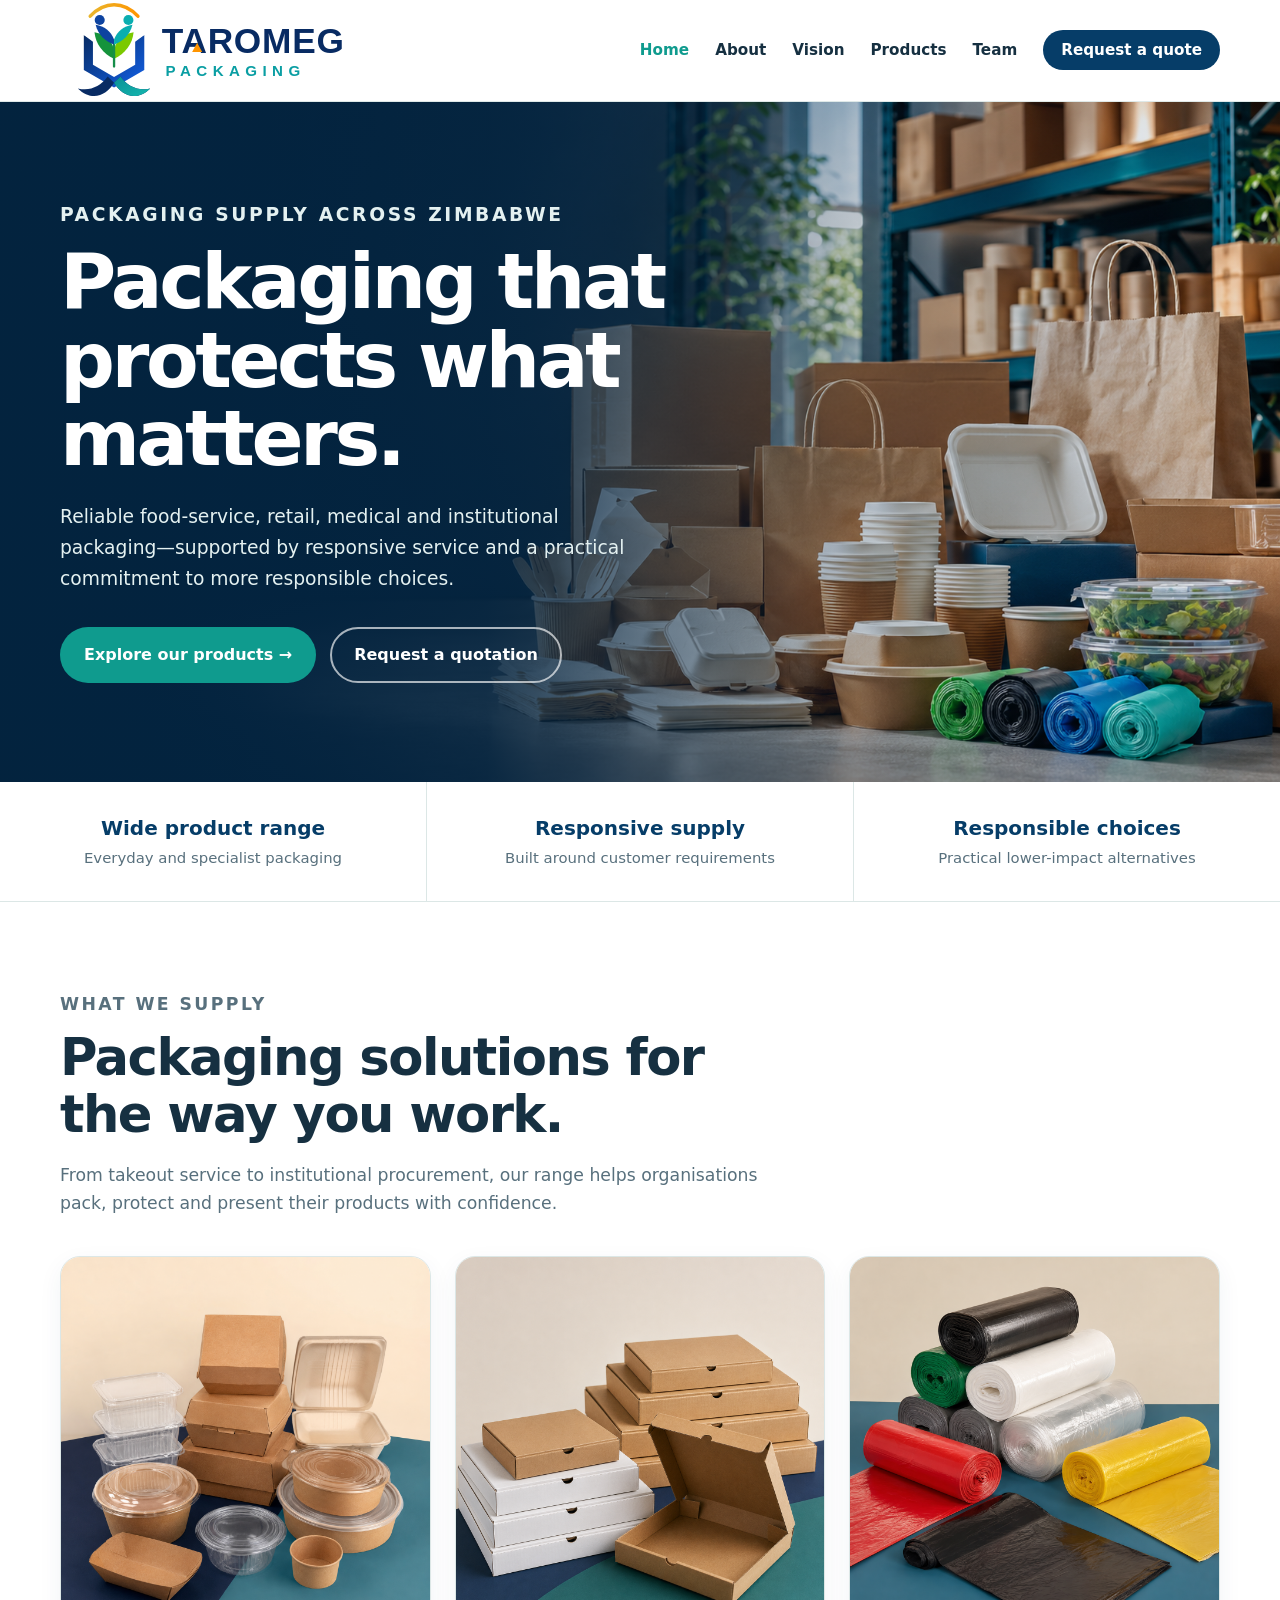
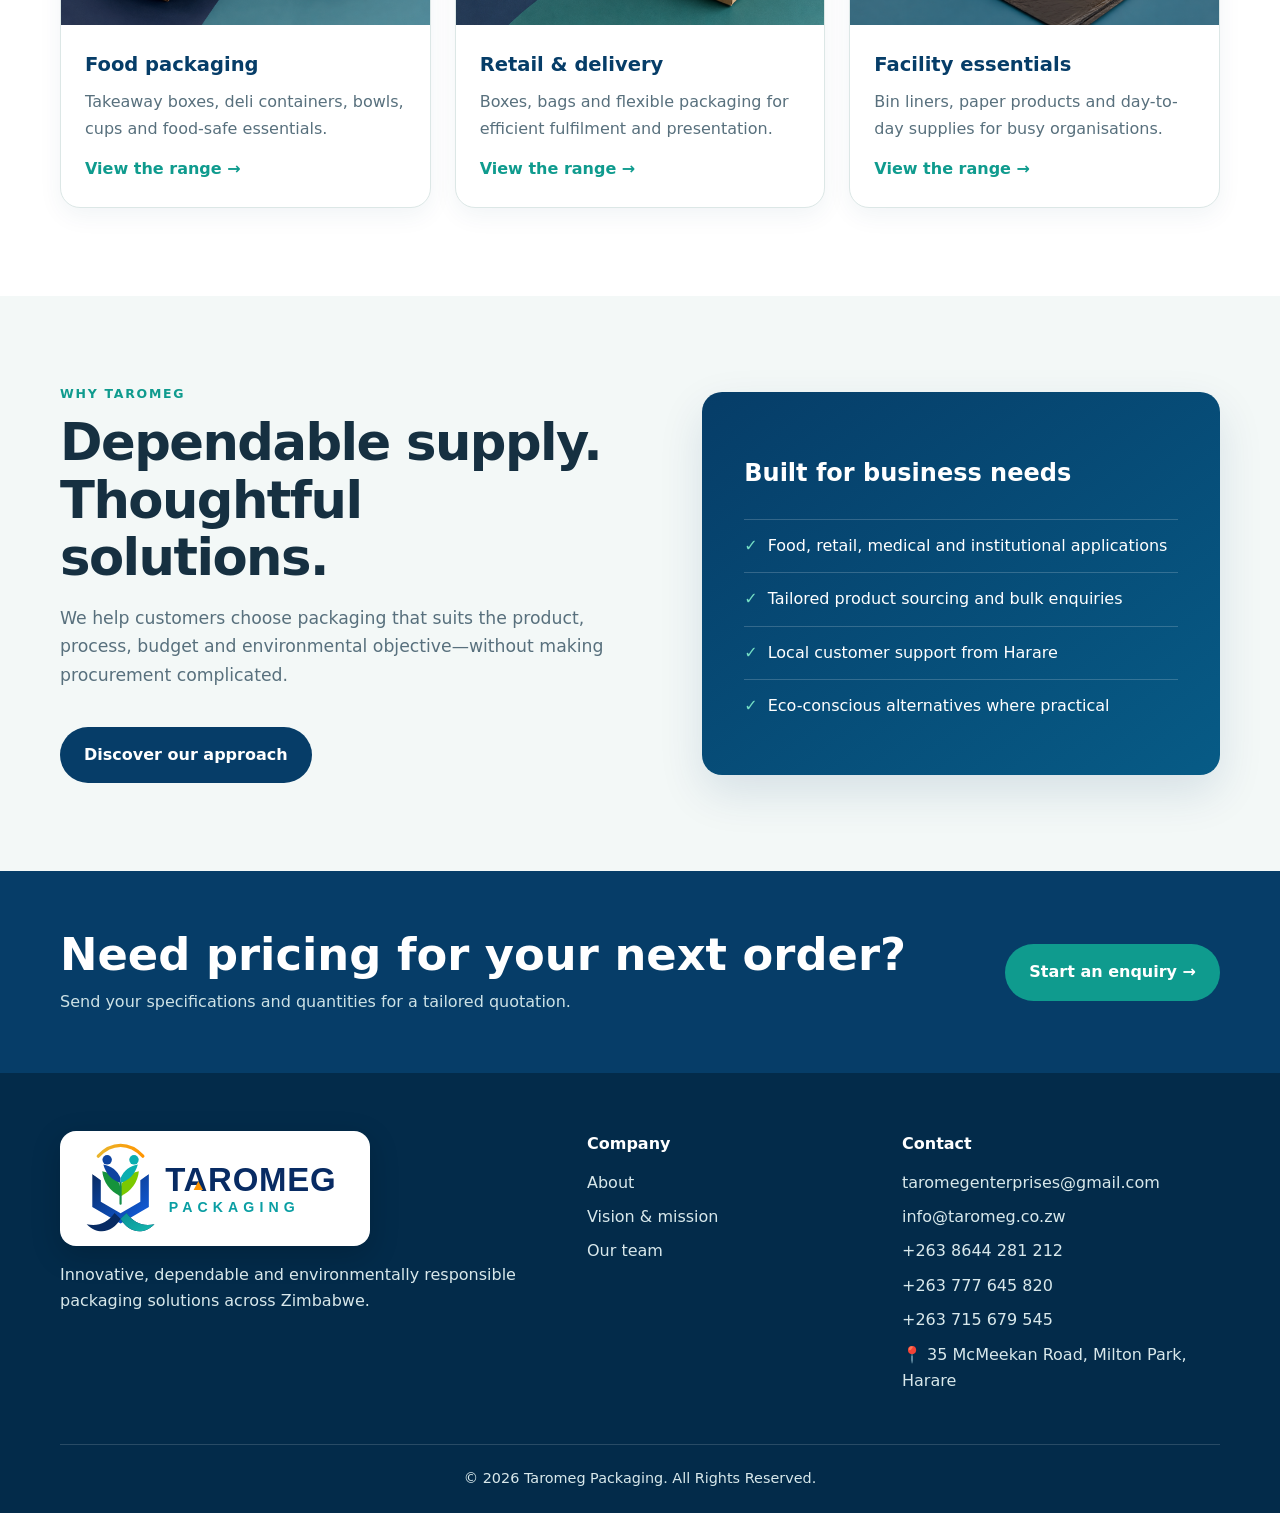
<file: index.html>
<!doctype html><html lang="en"><head><meta charset="utf-8"><meta name="viewport" content="width=device-width,initial-scale=1"><meta name="description" content="Taromeg Packaging supplies dependable food, retail, medical and institutional packaging across Zimbabwe."><title>Taromeg Packaging | Sustainable Packaging Solutions Zimbabwe</title><link rel="icon" href="logo.svg"><link rel="stylesheet" href="style.css"></head><body>
<a class="skip-link" href="#main">Skip to content</a><header class="site-header"><div class="container nav-wrap"><a class="brand" href="index.html"><img src="logo.svg" alt="Taromeg Packaging"></a><button class="menu-toggle" aria-expanded="false" aria-label="Open navigation">☰</button><nav aria-label="Main navigation"><ul class="nav-list"><li><a aria-current="page" href="index.html">Home</a></li><li><a href="about.html">About</a></li><li><a href="vision.html">Vision</a></li><li><a href="products.html">Products</a></li><li><a href="team.html">Team</a></li><li><a class="nav-cta" href="contact.html">Request a quote</a></li></ul></nav></div></header>
<main id="main"><section class="hero"><div class="container"><div class="hero-content"><p class="eyebrow">Packaging supply across Zimbabwe</p><h1>Packaging that protects what matters.</h1><p>Reliable food-service, retail, medical and institutional packaging—supported by responsive service and a practical commitment to more responsible choices.</p><div class="actions"><a class="btn btn-primary" href="products.html">Explore our products →</a><a class="btn btn-secondary" href="contact.html">Request a quotation</a></div></div></div></section>
<div class="trust-row"><div class="trust-item"><strong>Wide product range</strong><span>Everyday and specialist packaging</span></div><div class="trust-item"><strong>Responsive supply</strong><span>Built around customer requirements</span></div><div class="trust-item"><strong>Responsible choices</strong><span>Practical lower-impact alternatives</span></div></div>
<section class="section"><div class="container"><div class="section-head"><p class="eyebrow">What we supply</p><h2>Packaging solutions for the way you work.</h2><p>From takeout service to institutional procurement, our range helps organisations pack, protect and present their products with confidence.</p></div><div class="cards"><article class="card"><img class="card-img" src="food-containers.png" alt="Assorted food containers and takeaway boxes"><div class="card-body"><h3>Food packaging</h3><p>Takeaway boxes, deli containers, bowls, cups and food-safe essentials.</p><a class="text-link" href="products.html">View the range →</a></div></article><article class="card"><img class="card-img" src="pizza-boxes.png" alt="Plain kraft and white pizza boxes"><div class="card-body"><h3>Retail & delivery</h3><p>Boxes, bags and flexible packaging for efficient fulfilment and presentation.</p><a class="text-link" href="products.html">View the range →</a></div></article><article class="card"><img class="card-img" src="bin-liners.png" alt="Commercial bin liners in several colours"><div class="card-body"><h3>Facility essentials</h3><p>Bin liners, paper products and day-to-day supplies for busy organisations.</p><a class="text-link" href="products.html">View the range →</a></div></article></div></div></section>
<section class="section section-soft"><div class="container split"><div><p class="eyebrow">Why Taromeg</p><div class="section-head"><h2>Dependable supply. Thoughtful solutions.</h2><p>We help customers choose packaging that suits the product, process, budget and environmental objective—without making procurement complicated.</p></div><a class="btn btn-dark" href="about.html">Discover our approach</a></div><div class="feature-panel"><h2>Built for business needs</h2><ul class="feature-list"><li>Food, retail, medical and institutional applications</li><li>Tailored product sourcing and bulk enquiries</li><li>Local customer support from Harare</li><li>Eco-conscious alternatives where practical</li></ul></div></div></section>
<section class="cta-band"><div class="container cta-inner"><div><h2>Need pricing for your next order?</h2><p>Send your specifications and quantities for a tailored quotation.</p></div><a class="btn btn-primary" href="contact.html">Start an enquiry →</a></div></section></main>
<footer class="site-footer"><div class="container"><div class="footer-grid"><div><img class="footer-logo" src="logo.svg" alt="Taromeg Packaging"><p>Innovative, dependable and environmentally responsible packaging solutions across Zimbabwe.</p></div><div><p class="footer-title">Company</p><ul class="footer-links"><li><a href="about.html">About</a></li><li><a href="vision.html">Vision & mission</a></li><li><a href="team.html">Our team</a></li></ul></div><div><p class="footer-title">Contact</p><ul class="footer-links"><li><a href="mailto:info@taromeg.co.zw">info@taromeg.co.zw</a></li><li><a href="tel:+263777645820">+263 777 645 820</a></li><li>35 McMeekan Road, Milton Park, Harare</li></ul></div></div><div class="copyright">© <span data-year>2026</span> Taromeg Packaging. All Rights Reserved.</div></div></footer><script src="main.js"></script></body></html>
</file>
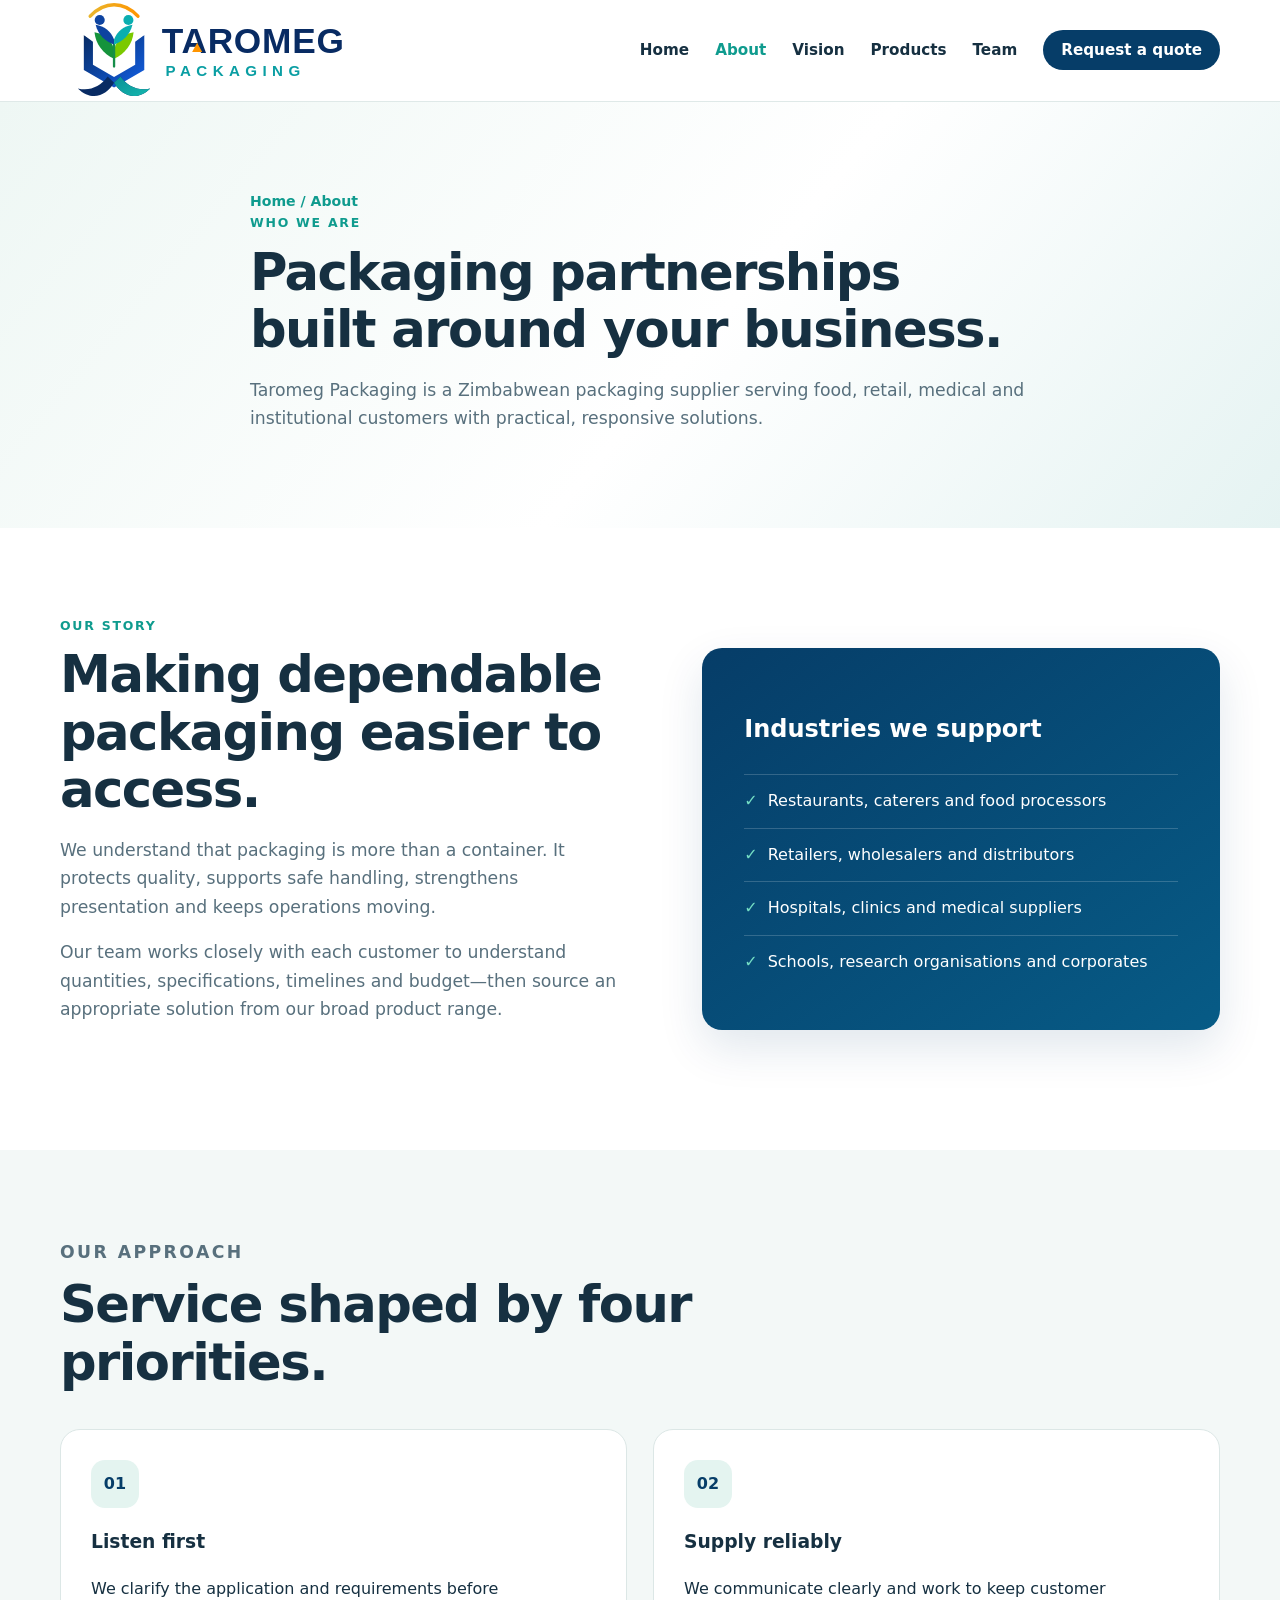
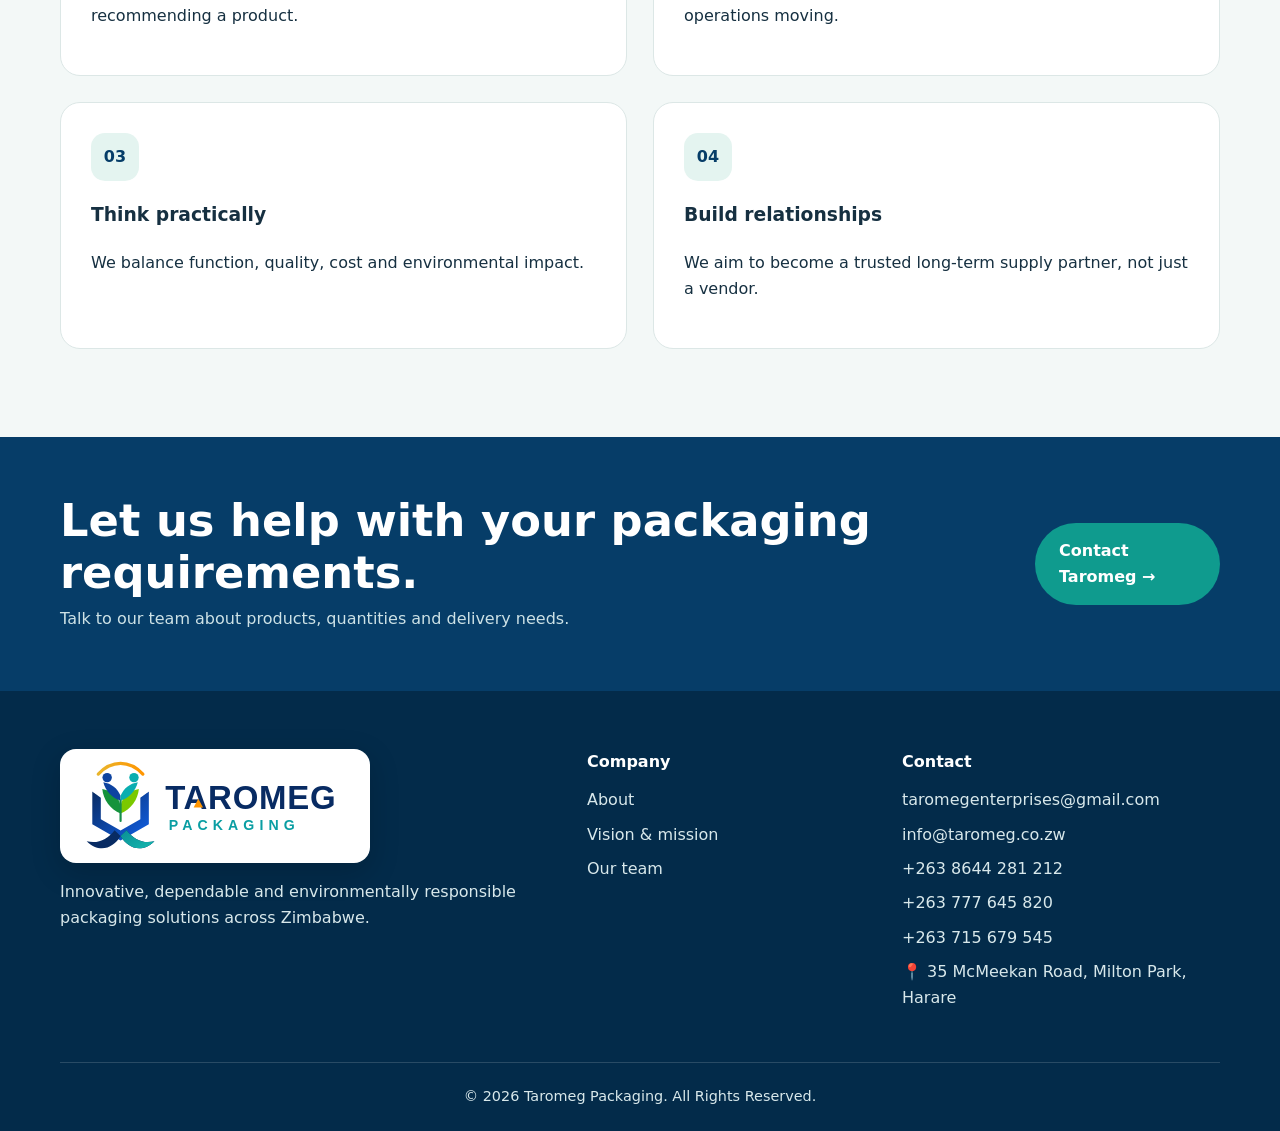
<file: about.html>
<!doctype html><html lang="en"><head><meta charset="utf-8"><meta name="viewport" content="width=device-width,initial-scale=1"><meta name="description" content="Learn about Taromeg Packaging and our customer-focused approach to packaging supply in Zimbabwe."><title>About Us | Taromeg Packaging</title><link rel="icon" href="logo.svg"><link rel="stylesheet" href="style.css"></head><body><a class="skip-link" href="#main">Skip to content</a>
<header class="site-header"><div class="container nav-wrap"><a class="brand" href="index.html"><img src="logo.svg" alt="Taromeg Packaging"></a><button class="menu-toggle" aria-expanded="false" aria-label="Open navigation">☰</button><nav aria-label="Main navigation"><ul class="nav-list"><li><a href="index.html">Home</a></li><li><a aria-current="page" href="about.html">About</a></li><li><a href="vision.html">Vision</a></li><li><a href="products.html">Products</a></li><li><a href="team.html">Team</a></li><li><a class="nav-cta" href="contact.html">Request a quote</a></li></ul></nav></div></header>
<main id="main"><section class="page-hero"><div class="container page-intro"><div class="crumb">Home / About</div><p class="eyebrow">Who we are</p><h1>Packaging partnerships built around your business.</h1><p class="lead">Taromeg Packaging is a Zimbabwean packaging supplier serving food, retail, medical and institutional customers with practical, responsive solutions.</p></div></section>
<section class="section"><div class="container split"><div><p class="eyebrow">Our story</p><div class="section-head"><h2>Making dependable packaging easier to access.</h2><p>We understand that packaging is more than a container. It protects quality, supports safe handling, strengthens presentation and keeps operations moving.</p><p>Our team works closely with each customer to understand quantities, specifications, timelines and budget—then source an appropriate solution from our broad product range.</p></div></div><div class="feature-panel"><h2>Industries we support</h2><ul class="feature-list"><li>Restaurants, caterers and food processors</li><li>Retailers, wholesalers and distributors</li><li>Hospitals, clinics and medical suppliers</li><li>Schools, research organisations and corporates</li></ul></div></div></section>
<section class="section section-soft"><div class="container"><div class="section-head"><p class="eyebrow">Our approach</p><h2>Service shaped by four priorities.</h2></div><div class="values-grid"><article class="value"><div class="icon">01</div><h3>Listen first</h3><p>We clarify the application and requirements before recommending a product.</p></article><article class="value"><div class="icon">02</div><h3>Supply reliably</h3><p>We communicate clearly and work to keep customer operations moving.</p></article><article class="value"><div class="icon">03</div><h3>Think practically</h3><p>We balance function, quality, cost and environmental impact.</p></article><article class="value"><div class="icon">04</div><h3>Build relationships</h3><p>We aim to become a trusted long-term supply partner, not just a vendor.</p></article></div></div></section><section class="cta-band"><div class="container cta-inner"><div><h2>Let us help with your packaging requirements.</h2><p>Talk to our team about products, quantities and delivery needs.</p></div><a class="btn btn-primary" href="contact.html">Contact Taromeg →</a></div></section></main>
<footer class="site-footer"><div class="container"><div class="footer-grid"><div><img class="footer-logo" src="logo.svg" alt="Taromeg Packaging"><p>Innovative, dependable and environmentally responsible packaging solutions across Zimbabwe.</p></div><div><p class="footer-title">Company</p><ul class="footer-links"><li><a href="about.html">About</a></li><li><a href="vision.html">Vision & mission</a></li><li><a href="team.html">Our team</a></li></ul></div><div><p class="footer-title">Contact</p><ul class="footer-links"><li><a href="mailto:info@taromeg.co.zw">info@taromeg.co.zw</a></li><li><a href="tel:+263777645820">+263 777 645 820</a></li><li>35 McMeekan Road, Milton Park, Harare</li></ul></div></div><div class="copyright">© <span data-year>2026</span> Taromeg Packaging. All Rights Reserved.</div></div></footer><script src="main.js"></script></body></html>
</file>
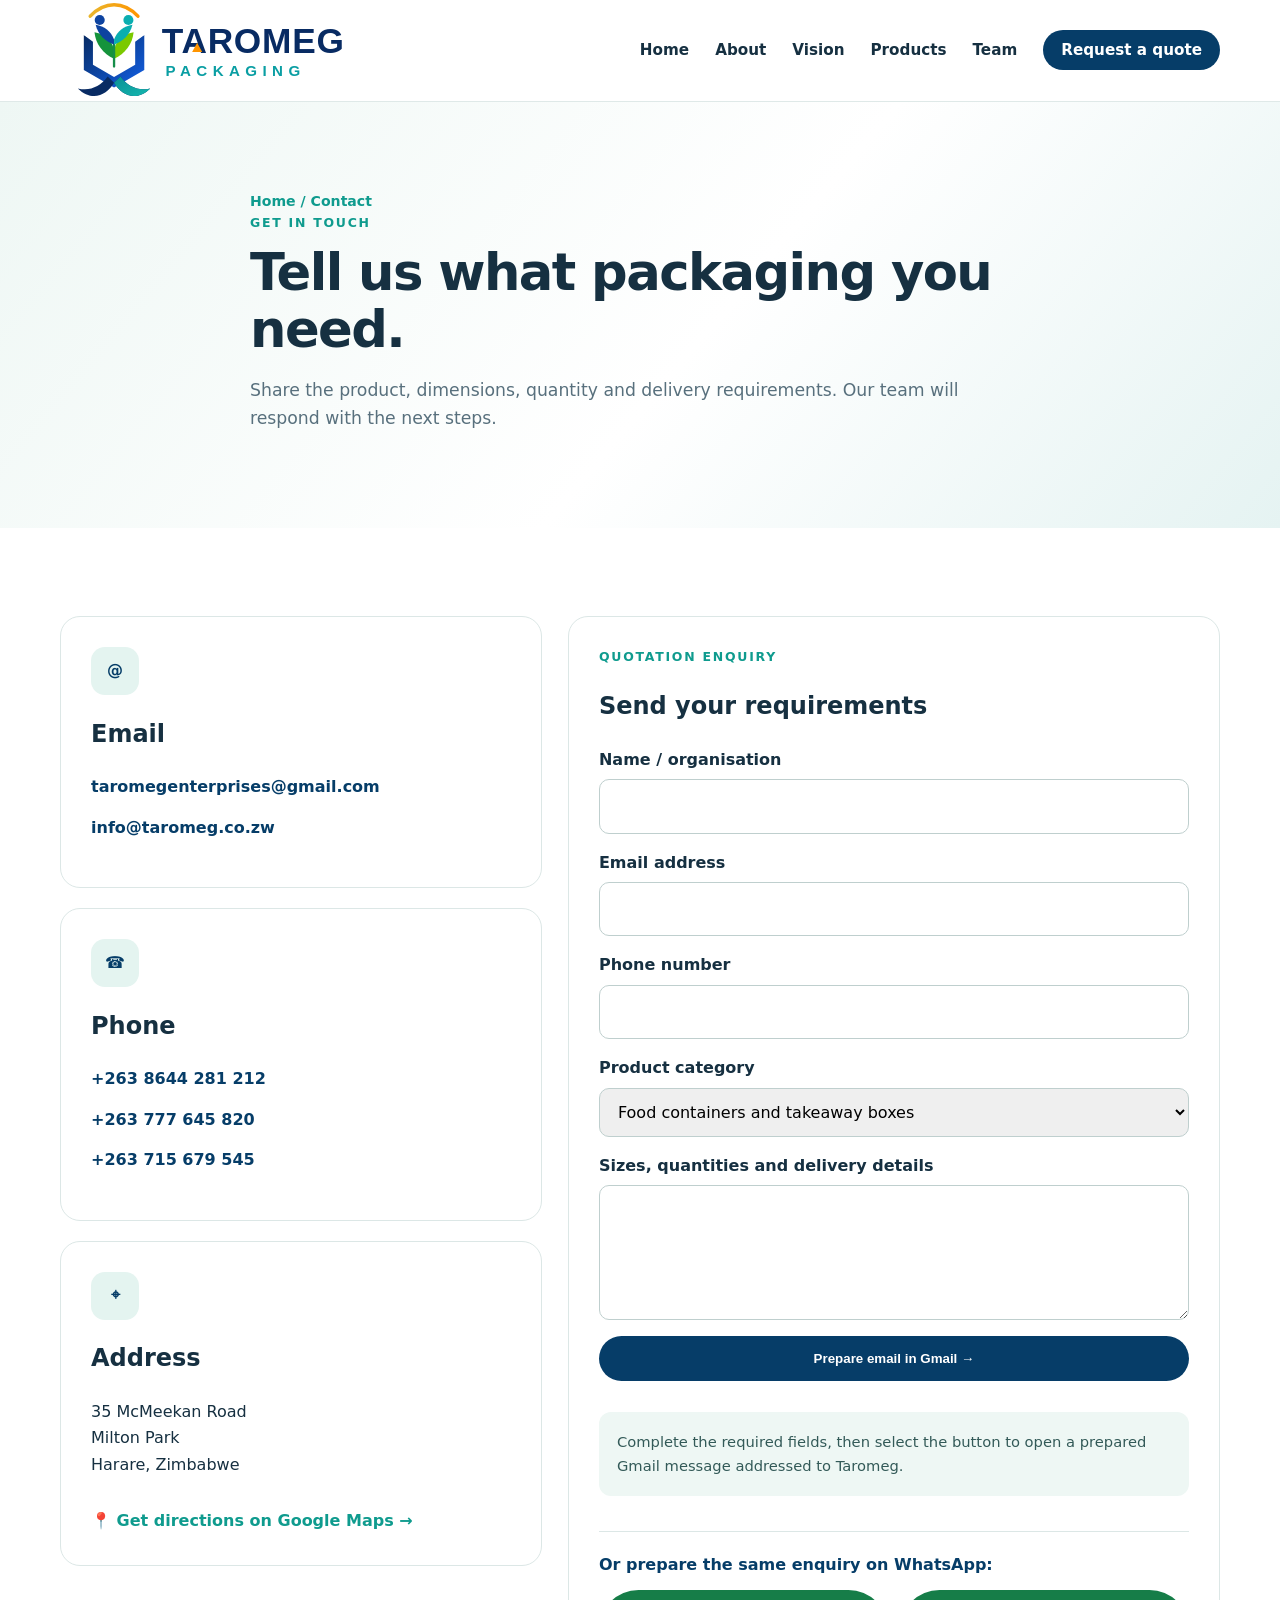
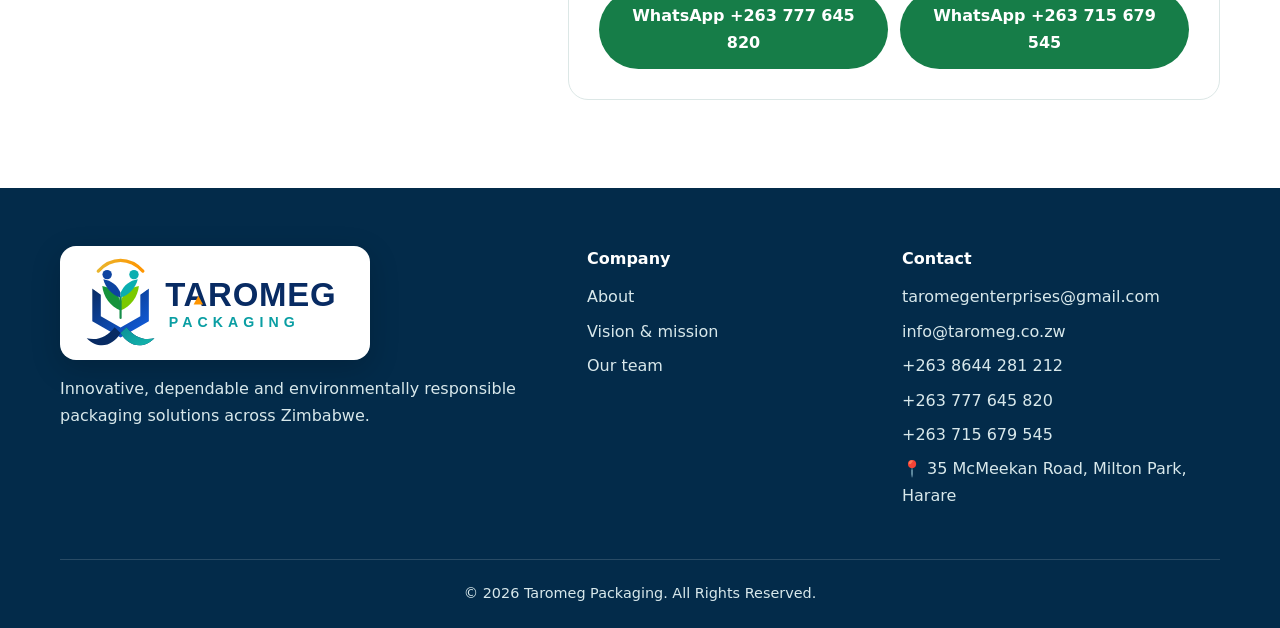
<file: contact.html>
<!doctype html><html lang="en"><head><meta charset="utf-8"><meta name="viewport" content="width=device-width,initial-scale=1"><meta name="description" content="Contact Taromeg Packaging in Milton Park, Harare for packaging enquiries and quotations."><title>Contact Us | Taromeg Packaging</title><link rel="icon" href="logo.svg"><link rel="stylesheet" href="style.css"></head><body><a class="skip-link" href="#main">Skip to content</a>
<header class="site-header"><div class="container nav-wrap"><a class="brand" href="index.html"><img src="logo.svg" alt="Taromeg Packaging"></a><button class="menu-toggle" aria-expanded="false" aria-label="Open navigation">☰</button><nav aria-label="Main navigation"><ul class="nav-list"><li><a href="index.html">Home</a></li><li><a href="about.html">About</a></li><li><a href="vision.html">Vision</a></li><li><a href="products.html">Products</a></li><li><a href="team.html">Team</a></li><li><a class="nav-cta" aria-current="page" href="contact.html">Request a quote</a></li></ul></nav></div></header>
<main id="main"><section class="page-hero"><div class="container page-intro"><div class="crumb">Home / Contact</div><p class="eyebrow">Get in touch</p><h1>Tell us what packaging you need.</h1><p class="lead">Share the product, dimensions, quantity and delivery requirements. Our team will respond with the next steps.</p></div></section>
<section class="section"><div class="container contact-grid"><div><div class="contact-card"><div class="icon">@</div><h2>Email</h2><ul class="contact-list"><li><a href="mailto:taromegenterprises@gmail.com">taromegenterprises@gmail.com</a></li><li><a href="mailto:info@taromeg.co.zw">info@taromeg.co.zw</a></li></ul></div><div class="contact-card" style="margin-top:20px"><div class="icon">☎</div><h2>Phone</h2><ul class="contact-list"><li><a href="tel:+2638644281212">+263 8644 281 212</a></li><li><a href="tel:+263777645820">+263 777 645 820</a></li><li><a href="tel:+263715679545">+263 715 679 545</a></li></ul></div><div class="contact-card" style="margin-top:20px"><div class="icon">⌖</div><h2>Address</h2><p>35 McMeekan Road<br>Milton Park<br>Harare, Zimbabwe</p></div></div>
<div class="info-box"><p class="eyebrow">Quotation enquiry</p><h2>Send your requirements</h2><form class="contact-form" data-contact-form><div class="field"><label for="name">Name / organisation</label><input id="name" name="name" autocomplete="name" required></div><div class="field"><label for="email">Email address</label><input id="email" name="email" type="email" autocomplete="email" required></div><div class="field"><label for="phone">Phone number</label><input id="phone" name="phone" type="tel" autocomplete="tel"></div><div class="field"><label for="subject">Product category</label><select id="subject" name="subject"><option>Food containers and takeaway boxes</option><option>SO khaki bags</option><option>Plastic burger trays</option><option>Tomato and vinegar serving containers</option><option>Paper cups</option><option>Sauce tubs</option><option>Industrial foil rolls</option><option>Cling wrap</option><option>Double-foldover plastic trays</option><option>Platter trays</option><option>Foil pie trays</option><option>Other packaging requirement</option></select></div><div class="field"><label for="message">Sizes, quantities and delivery details</label><textarea id="message" name="message" required></textarea></div><button class="btn btn-dark" type="submit">Prepare email in Gmail →</button><p class="notice">Complete the required fields, then select the button to open a prepared Gmail message addressed to Taromeg.</p></form></div></div></section></main>
<footer class="site-footer"><div class="container"><div class="footer-grid"><div><img class="footer-logo" src="logo.svg" alt="Taromeg Packaging"><p>Innovative, dependable and environmentally responsible packaging solutions across Zimbabwe.</p></div><div><p class="footer-title">Company</p><ul class="footer-links"><li><a href="about.html">About</a></li><li><a href="vision.html">Vision & mission</a></li><li><a href="team.html">Our team</a></li></ul></div><div><p class="footer-title">Contact</p><ul class="footer-links"><li><a href="mailto:taromegenterprises@gmail.com">taromegenterprises@gmail.com</a></li><li><a href="mailto:info@taromeg.co.zw">info@taromeg.co.zw</a></li><li><a href="tel:+263777645820">+263 777 645 820</a></li></ul></div></div><div class="copyright">© <span data-year>2026</span> Taromeg Packaging. All Rights Reserved.</div></div></footer><script src="main.js"></script></body></html>
</file>
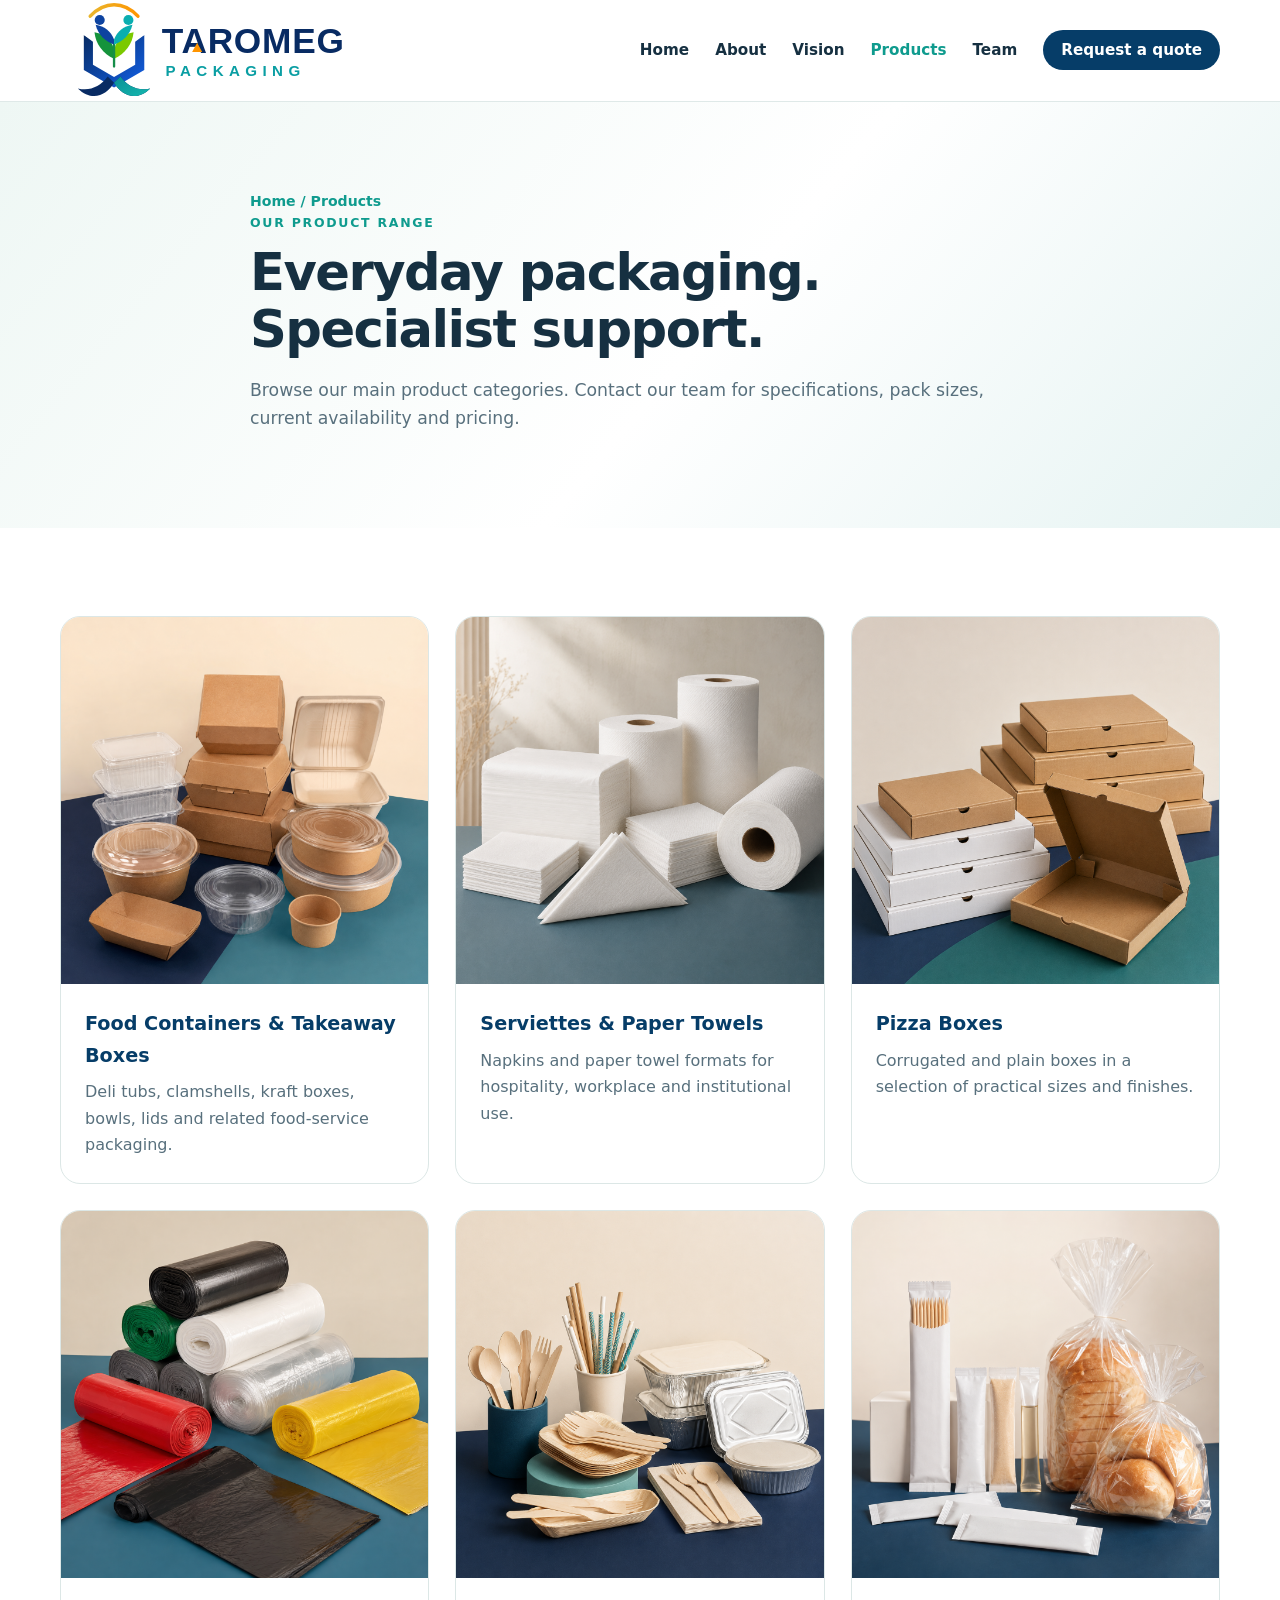
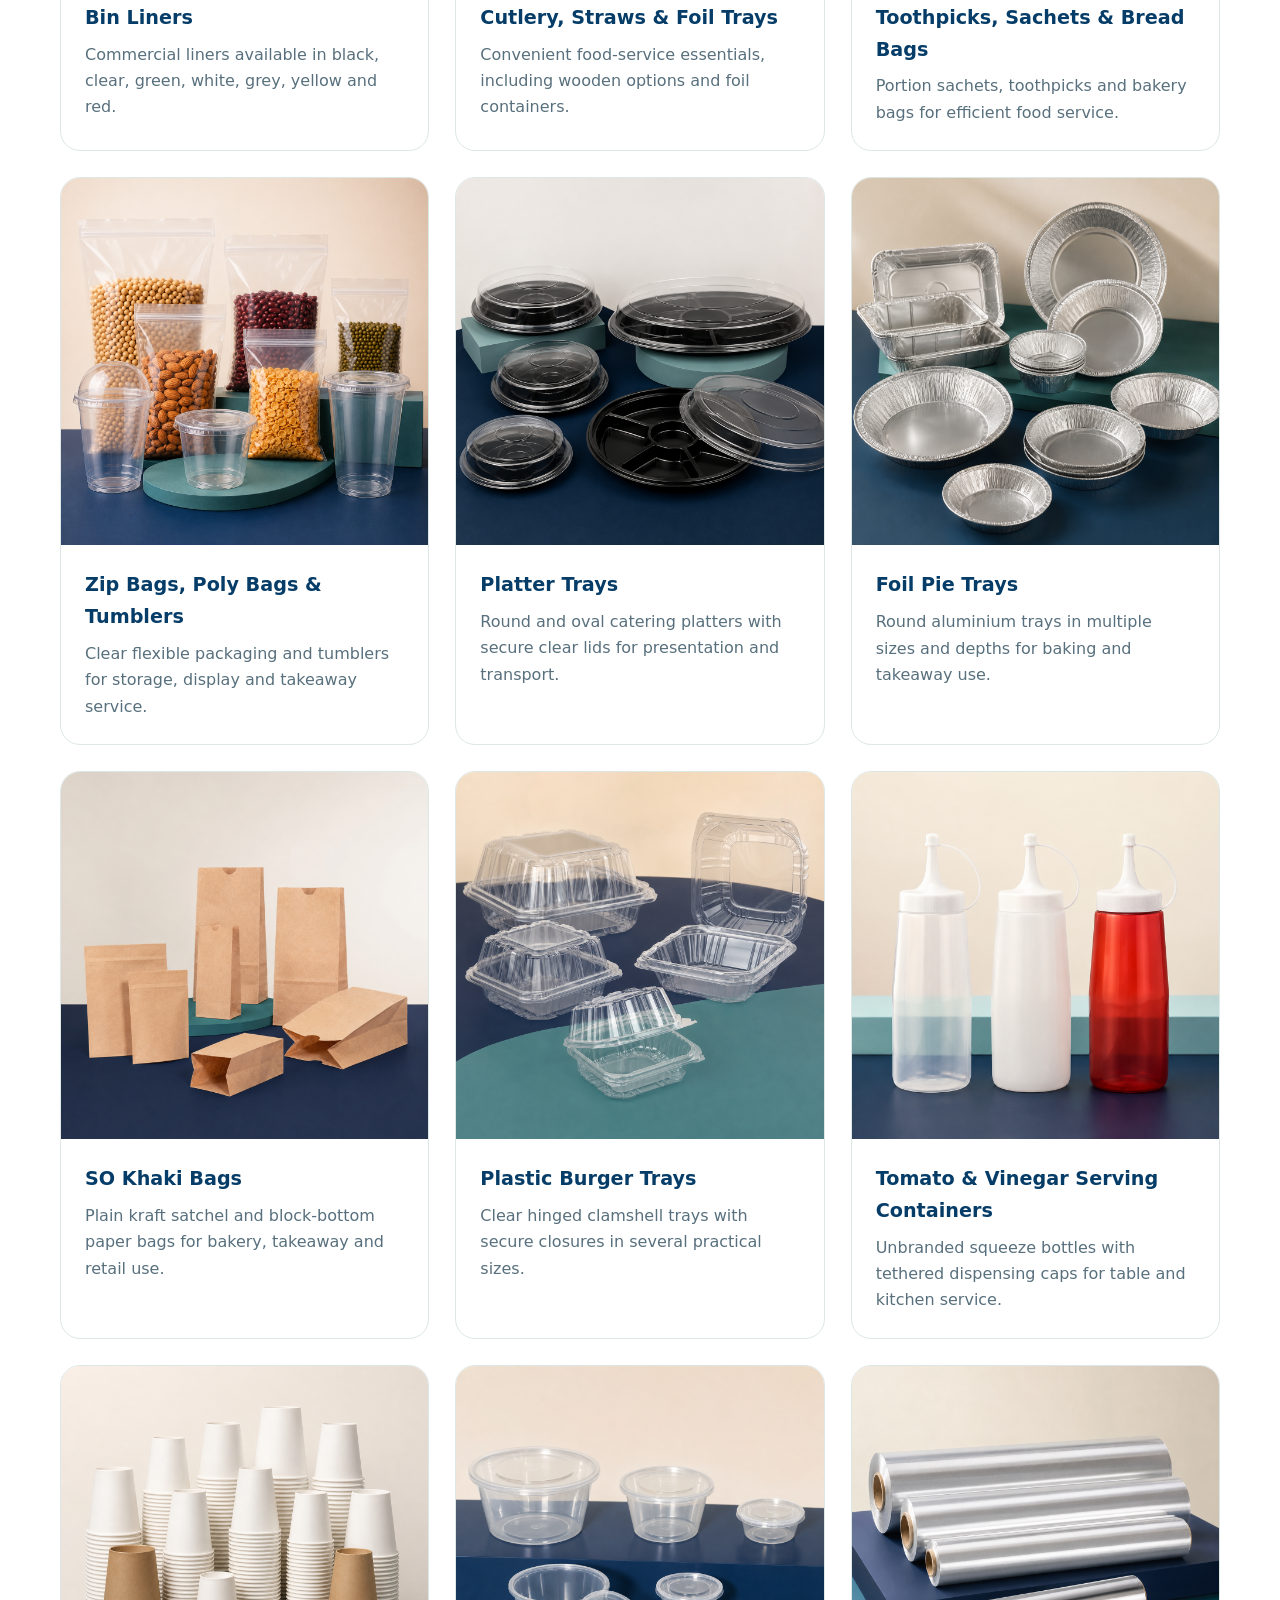
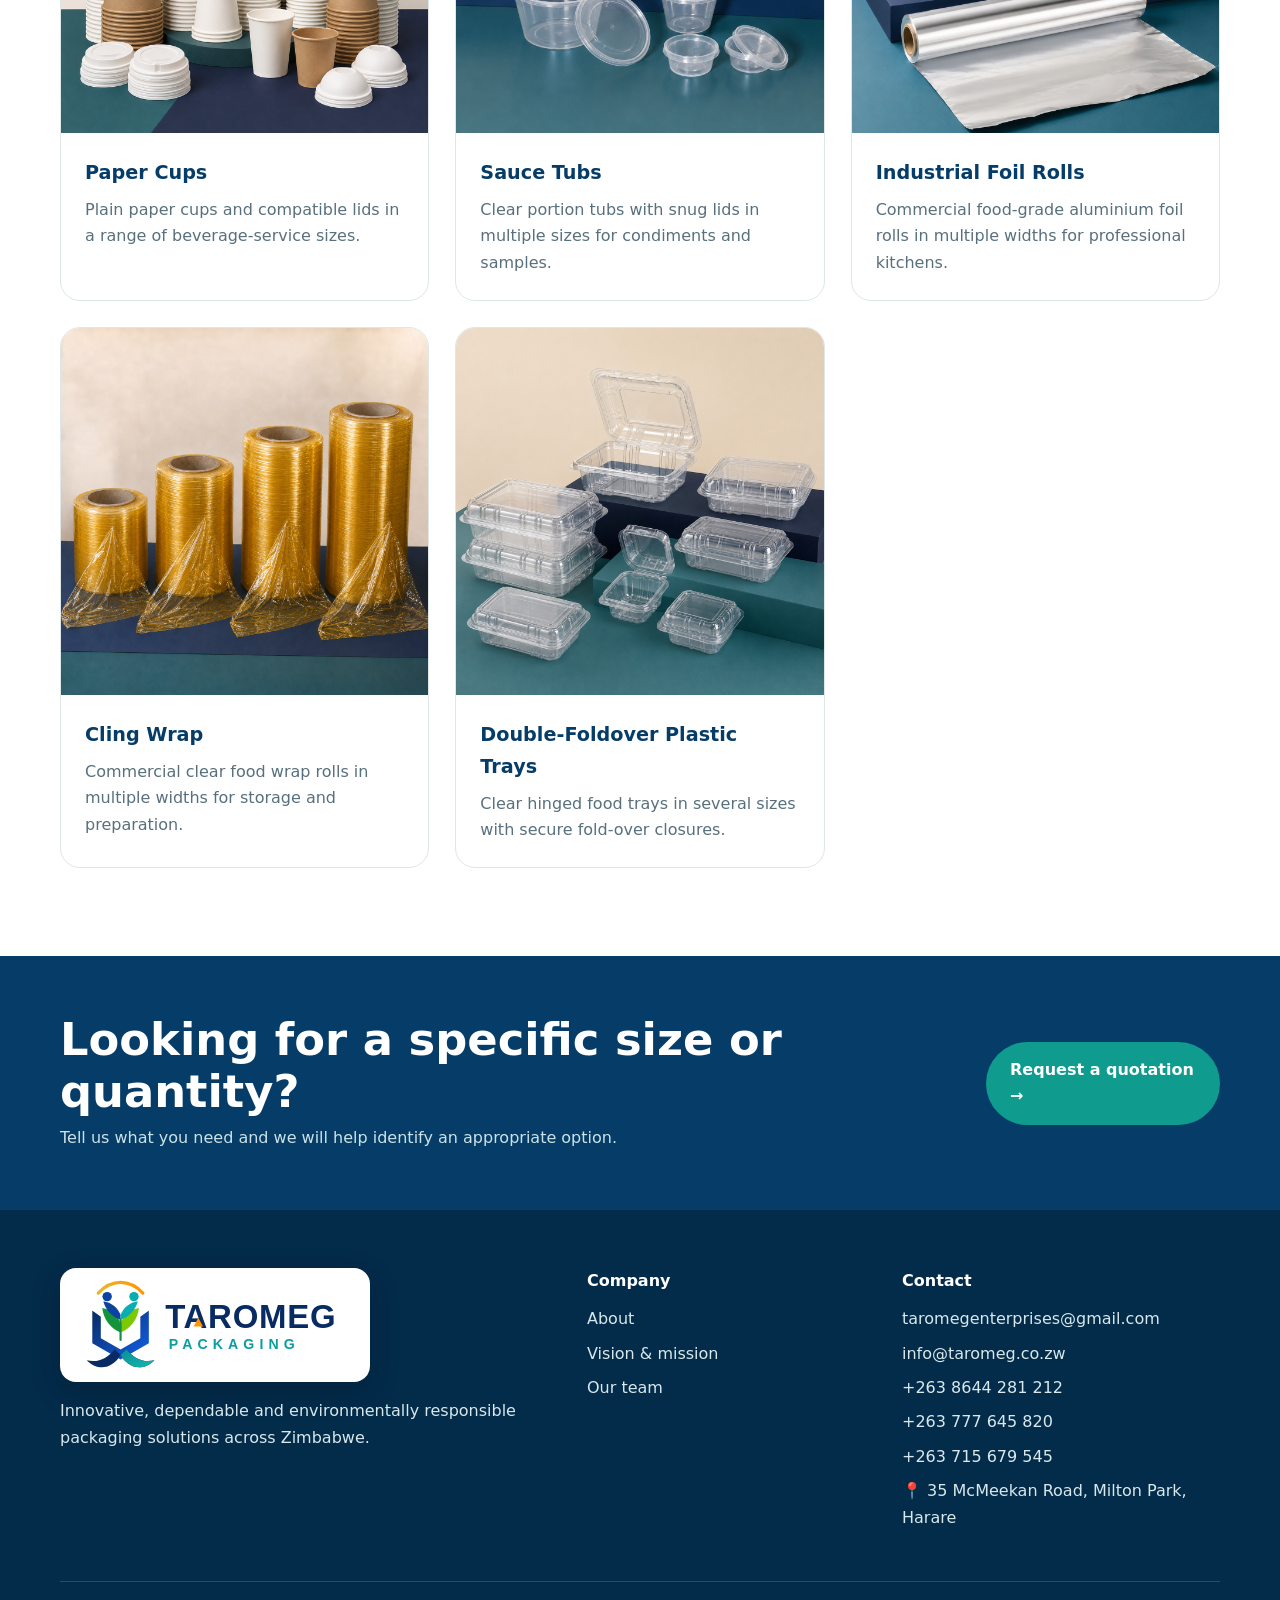
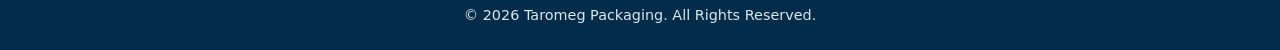
<file: products.html>
<!doctype html><html lang="en"><head><meta charset="utf-8"><meta name="viewport" content="width=device-width,initial-scale=1"><meta name="description" content="Browse Taromeg Packaging food-service, retail and institutional packaging products."><title>Products | Taromeg Packaging</title><link rel="icon" href="logo.svg"><link rel="stylesheet" href="style.css"></head><body><a class="skip-link" href="#main">Skip to content</a>
<header class="site-header"><div class="container nav-wrap"><a class="brand" href="index.html"><img src="logo.svg" alt="Taromeg Packaging"></a><button class="menu-toggle" aria-expanded="false" aria-label="Open navigation">☰</button><nav aria-label="Main navigation"><ul class="nav-list"><li><a href="index.html">Home</a></li><li><a href="about.html">About</a></li><li><a href="vision.html">Vision</a></li><li><a aria-current="page" href="products.html">Products</a></li><li><a href="team.html">Team</a></li><li><a class="nav-cta" href="contact.html">Request a quote</a></li></ul></nav></div></header>
<main id="main"><section class="page-hero"><div class="container page-intro"><div class="crumb">Home / Products</div><p class="eyebrow">Our product range</p><h1>Everyday packaging. Specialist support.</h1><p class="lead">Browse our main product categories. Contact our team for specifications, pack sizes, current availability and pricing.</p></div></section>
<section class="section"><div class="container"><div class="product-grid">
<article class="product-card"><img src="food-containers.png" alt="Disposable deli and food containers with takeaway boxes"><div class="copy"><h2>Food Containers & Takeaway Boxes</h2><p>Deli tubs, clamshells, kraft boxes, bowls, lids and related food-service packaging.</p></div></article>
<article class="product-card"><img src="serviettes-paper-towels.png" alt="Serviettes and paper towel rolls"><div class="copy"><h2>Serviettes & Paper Towels</h2><p>Napkins and paper towel formats for hospitality, workplace and institutional use.</p></div></article>
<article class="product-card"><img src="pizza-boxes.png" alt="Corrugated kraft and white pizza boxes"><div class="copy"><h2>Pizza Boxes</h2><p>Corrugated and plain boxes in a selection of practical sizes and finishes.</p></div></article>
<article class="product-card"><img src="bin-liners.png" alt="Commercial bin liners in several colours"><div class="copy"><h2>Bin Liners</h2><p>Commercial liners available in black, clear, green, white, grey, yellow and red.</p></div></article>
<article class="product-card"><img src="cutlery-straws-foil.png" alt="Disposable cutlery, paper straws and foil trays"><div class="copy"><h2>Cutlery, Straws & Foil Trays</h2><p>Convenient food-service essentials, including wooden options and foil containers.</p></div></article>
<article class="product-card"><img src="sachets-bread-bags.png" alt="Toothpick packs, portion sachets and bread bags"><div class="copy"><h2>Toothpicks, Sachets & Bread Bags</h2><p>Portion sachets, toothpicks and bakery bags for efficient food service.</p></div></article>
<article class="product-card"><img src="zip-bags-tumblers.png" alt="Zip bags, clear poly bags and transparent tumblers"><div class="copy"><h2>Zip Bags, Poly Bags & Tumblers</h2><p>Clear flexible packaging and tumblers for storage, display and takeaway service.</p></div></article>
<article class="product-card"><img src="platter-trays.png" alt="Black catering platter trays with clear fitted lids"><div class="copy"><h2>Platter Trays</h2><p>Round and oval catering platters with secure clear lids for presentation and transport.</p></div></article>
<article class="product-card"><img src="foil-pie-trays.png" alt="Round aluminium foil pie trays in several sizes"><div class="copy"><h2>Foil Pie Trays</h2><p>Round aluminium trays in multiple sizes and depths for baking and takeaway use.</p></div></article>
<article class="product-card"><img src="so-khaki-bags.png" alt="Plain kraft khaki paper bags in several sizes"><div class="copy"><h2>SO Khaki Bags</h2><p>Plain kraft satchel and block-bottom paper bags for bakery, takeaway and retail use.</p></div></article>
<article class="product-card"><img src="plastic-burger-trays.png" alt="Clear hinged plastic burger trays"><div class="copy"><h2>Plastic Burger Trays</h2><p>Clear hinged clamshell trays with secure closures in several practical sizes.</p></div></article>
<article class="product-card"><img src="serving-bottles.png" alt="Plain squeeze serving containers"><div class="copy"><h2>Tomato & Vinegar Serving Containers</h2><p>Unbranded squeeze bottles with tethered dispensing caps for table and kitchen service.</p></div></article>
<article class="product-card"><img src="paper-cups.png" alt="Plain white and kraft paper cups"><div class="copy"><h2>Paper Cups</h2><p>Plain paper cups and compatible lids in a range of beverage-service sizes.</p></div></article>
<article class="product-card"><img src="sauce-tubs.png" alt="Clear sauce tubs with lids"><div class="copy"><h2>Sauce Tubs</h2><p>Clear portion tubs with snug lids in multiple sizes for condiments and samples.</p></div></article>
<article class="product-card"><img src="industrial-foil-rolls.png" alt="Large commercial aluminium foil rolls"><div class="copy"><h2>Industrial Foil Rolls</h2><p>Commercial food-grade aluminium foil rolls in multiple widths for professional kitchens.</p></div></article>
<article class="product-card"><img src="cling-wrap.png" alt="Large commercial cling wrap rolls"><div class="copy"><h2>Cling Wrap</h2><p>Commercial clear food wrap rolls in multiple widths for storage and preparation.</p></div></article>
<article class="product-card"><img src="double-foldover-trays.png" alt="Clear double-foldover plastic trays"><div class="copy"><h2>Double-Foldover Plastic Trays</h2><p>Clear hinged food trays in several sizes with secure fold-over closures.</p></div></article>
</div></div></section><section class="cta-band"><div class="container cta-inner"><div><h2>Looking for a specific size or quantity?</h2><p>Tell us what you need and we will help identify an appropriate option.</p></div><a class="btn btn-primary" href="contact.html">Request a quotation →</a></div></section></main>
<footer class="site-footer"><div class="container"><div class="footer-grid"><div><img class="footer-logo" src="logo.svg" alt="Taromeg Packaging"><p>Innovative, dependable and environmentally responsible packaging solutions across Zimbabwe.</p></div><div><p class="footer-title">Company</p><ul class="footer-links"><li><a href="about.html">About</a></li><li><a href="vision.html">Vision & mission</a></li><li><a href="team.html">Our team</a></li></ul></div><div><p class="footer-title">Contact</p><ul class="footer-links"><li><a href="mailto:taromegenterprises@gmail.com">taromegenterprises@gmail.com</a></li><li><a href="mailto:info@taromeg.co.zw">info@taromeg.co.zw</a></li><li><a href="tel:+263777645820">+263 777 645 820</a></li></ul></div></div><div class="copyright">© <span data-year>2026</span> Taromeg Packaging. All Rights Reserved.</div></div></footer><script src="main.js"></script></body></html>
</file>
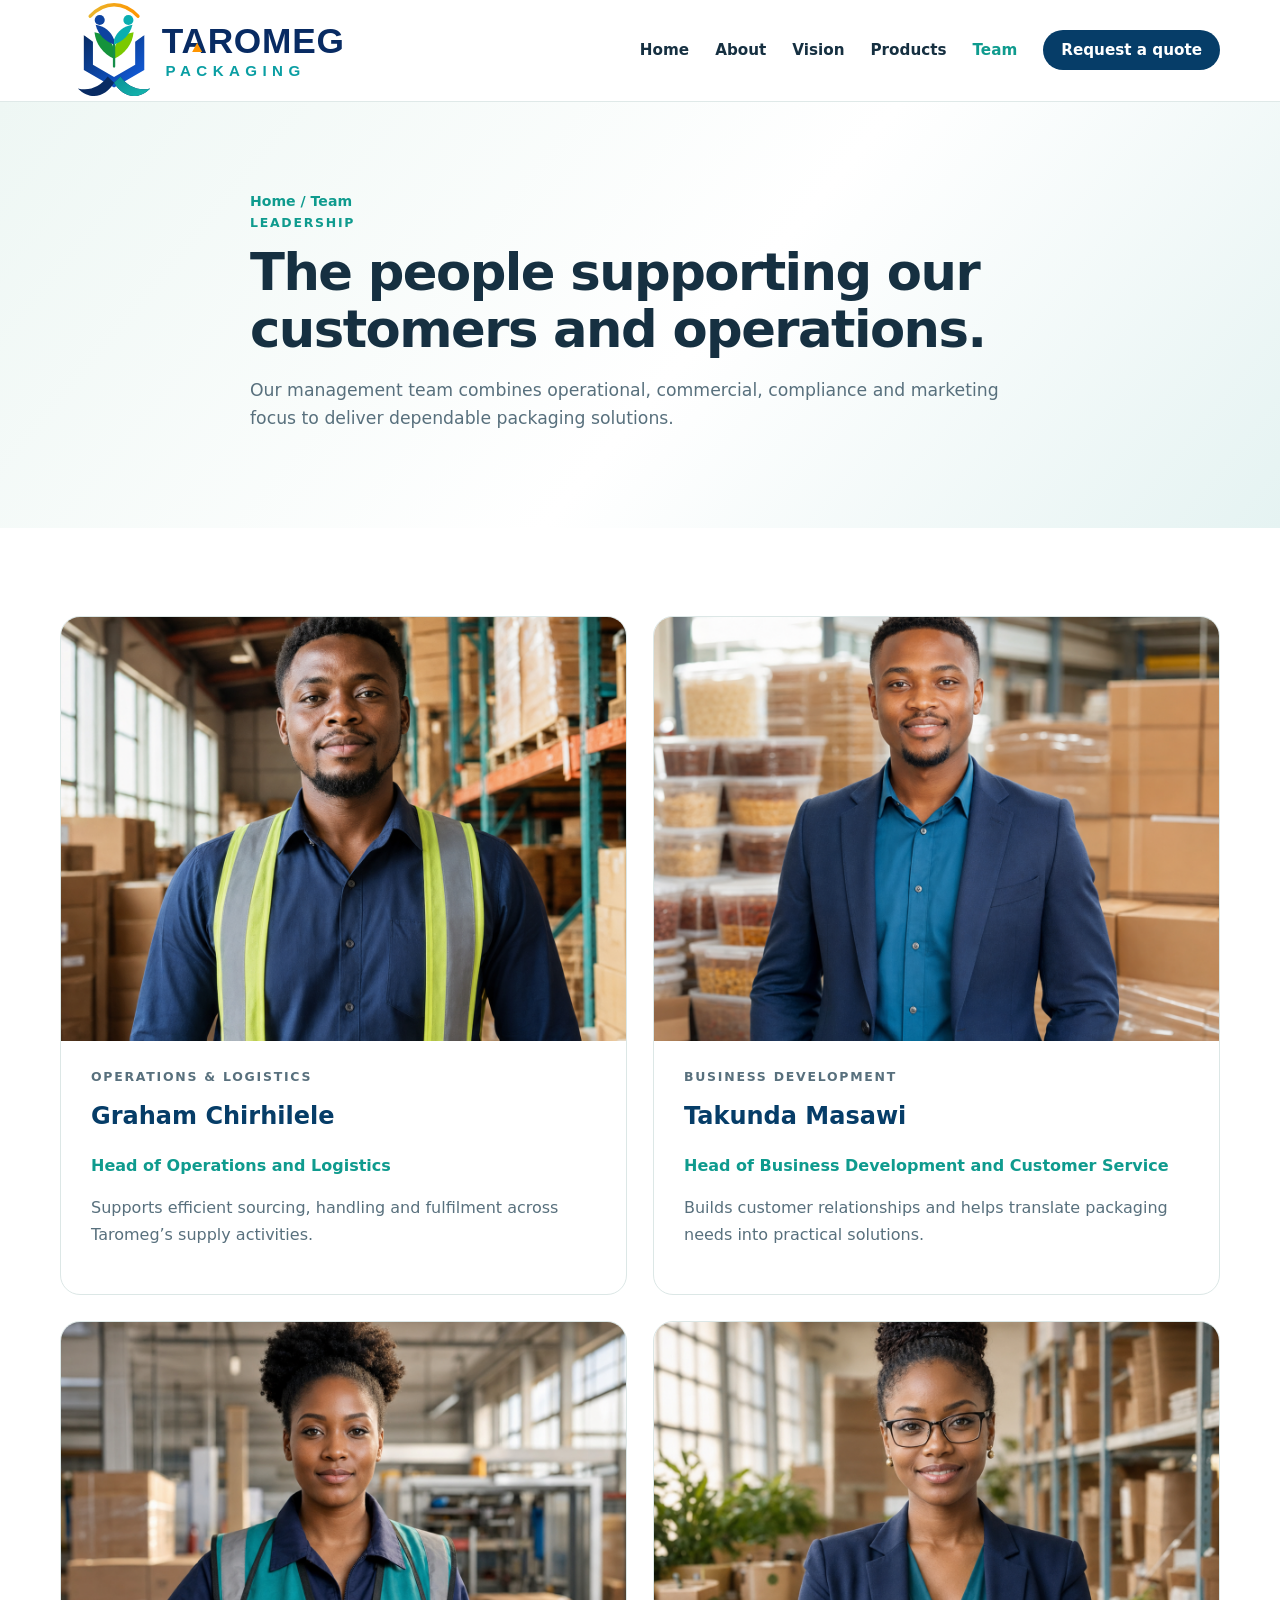
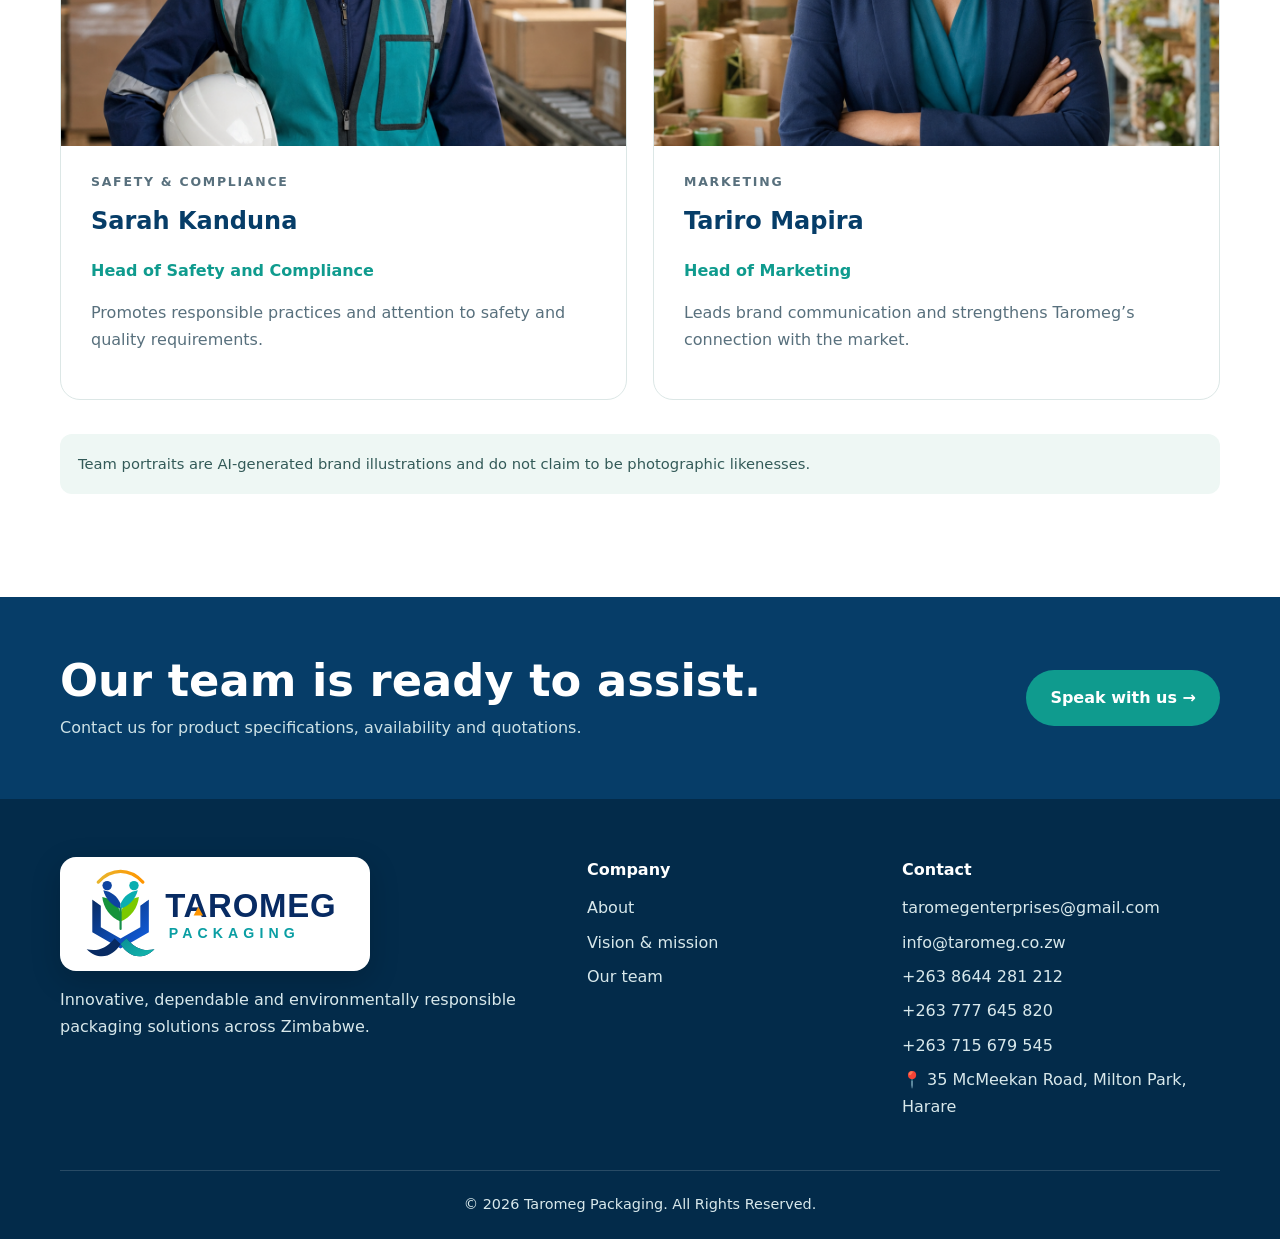
<file: team.html>
<!doctype html><html lang="en"><head><meta charset="utf-8"><meta name="viewport" content="width=device-width,initial-scale=1"><meta name="description" content="Meet the Taromeg Packaging management team."><title>Our Team | Taromeg Packaging</title><link rel="icon" href="logo.svg"><link rel="stylesheet" href="style.css"></head><body><a class="skip-link" href="#main">Skip to content</a>
<header class="site-header"><div class="container nav-wrap"><a class="brand" href="index.html"><img src="logo.svg" alt="Taromeg Packaging"></a><button class="menu-toggle" aria-expanded="false" aria-label="Open navigation">☰</button><nav aria-label="Main navigation"><ul class="nav-list"><li><a href="index.html">Home</a></li><li><a href="about.html">About</a></li><li><a href="vision.html">Vision</a></li><li><a href="products.html">Products</a></li><li><a aria-current="page" href="team.html">Team</a></li><li><a class="nav-cta" href="contact.html">Request a quote</a></li></ul></nav></div></header>
<main id="main"><section class="page-hero"><div class="container page-intro"><div class="crumb">Home / Team</div><p class="eyebrow">Leadership</p><h1>The people supporting our customers and operations.</h1><p class="lead">Our management team combines operational, commercial, compliance and marketing focus to deliver dependable packaging solutions.</p></div></section>
<section class="section"><div class="container"><div class="team-grid">
<article class="person"><img class="person-photo" src="graham-chirhilele.png" alt="Graham Chirhilele in a packaging warehouse"><div class="person-copy"><p class="eyebrow">Operations & logistics</p><h2>Graham Chirhilele</h2><p class="role">Head of Operations and Logistics</p><p>Supports efficient sourcing, handling and fulfilment across Taromeg’s supply activities.</p></div></article>
<article class="person"><img class="person-photo" src="takunda-masawi.png" alt="Takunda Masawi in a packaging distribution facility"><div class="person-copy"><p class="eyebrow">Business development</p><h2>Takunda Masawi</h2><p class="role">Head of Business Development and Customer Service</p><p>Builds customer relationships and helps translate packaging needs into practical solutions.</p></div></article>
<article class="person"><img class="person-photo" src="sarah-kanduna.png" alt="Sarah Kanduna in a packaging production facility"><div class="person-copy"><p class="eyebrow">Safety & compliance</p><h2>Sarah Kanduna</h2><p class="role">Head of Safety and Compliance</p><p>Promotes responsible practices and attention to safety and quality requirements.</p></div></article>
<article class="person"><img class="person-photo" src="tariro-mapira.png" alt="Tariro Mapira wearing eyeglasses in a packaging showroom"><div class="person-copy"><p class="eyebrow">Marketing</p><h2>Tariro Mapira</h2><p class="role">Head of Marketing</p><p>Leads brand communication and strengthens Taromeg’s connection with the market.</p></div></article>
</div><p class="notice" style="margin-top:34px">Team portraits are AI-generated brand illustrations and do not claim to be photographic likenesses.</p></div></section><section class="cta-band"><div class="container cta-inner"><div><h2>Our team is ready to assist.</h2><p>Contact us for product specifications, availability and quotations.</p></div><a class="btn btn-primary" href="contact.html">Speak with us →</a></div></section></main>
<footer class="site-footer"><div class="container"><div class="footer-grid"><div><img class="footer-logo" src="logo.svg" alt="Taromeg Packaging"><p>Innovative, dependable and environmentally responsible packaging solutions across Zimbabwe.</p></div><div><p class="footer-title">Company</p><ul class="footer-links"><li><a href="about.html">About</a></li><li><a href="vision.html">Vision & mission</a></li><li><a href="team.html">Our team</a></li></ul></div><div><p class="footer-title">Contact</p><ul class="footer-links"><li><a href="mailto:info@taromeg.co.zw">info@taromeg.co.zw</a></li><li><a href="tel:+263777645820">+263 777 645 820</a></li><li>35 McMeekan Road, Milton Park, Harare</li></ul></div></div><div class="copyright">© <span data-year>2026</span> Taromeg Packaging. All Rights Reserved.</div></div></footer><script src="main.js"></script></body></html>
</file>
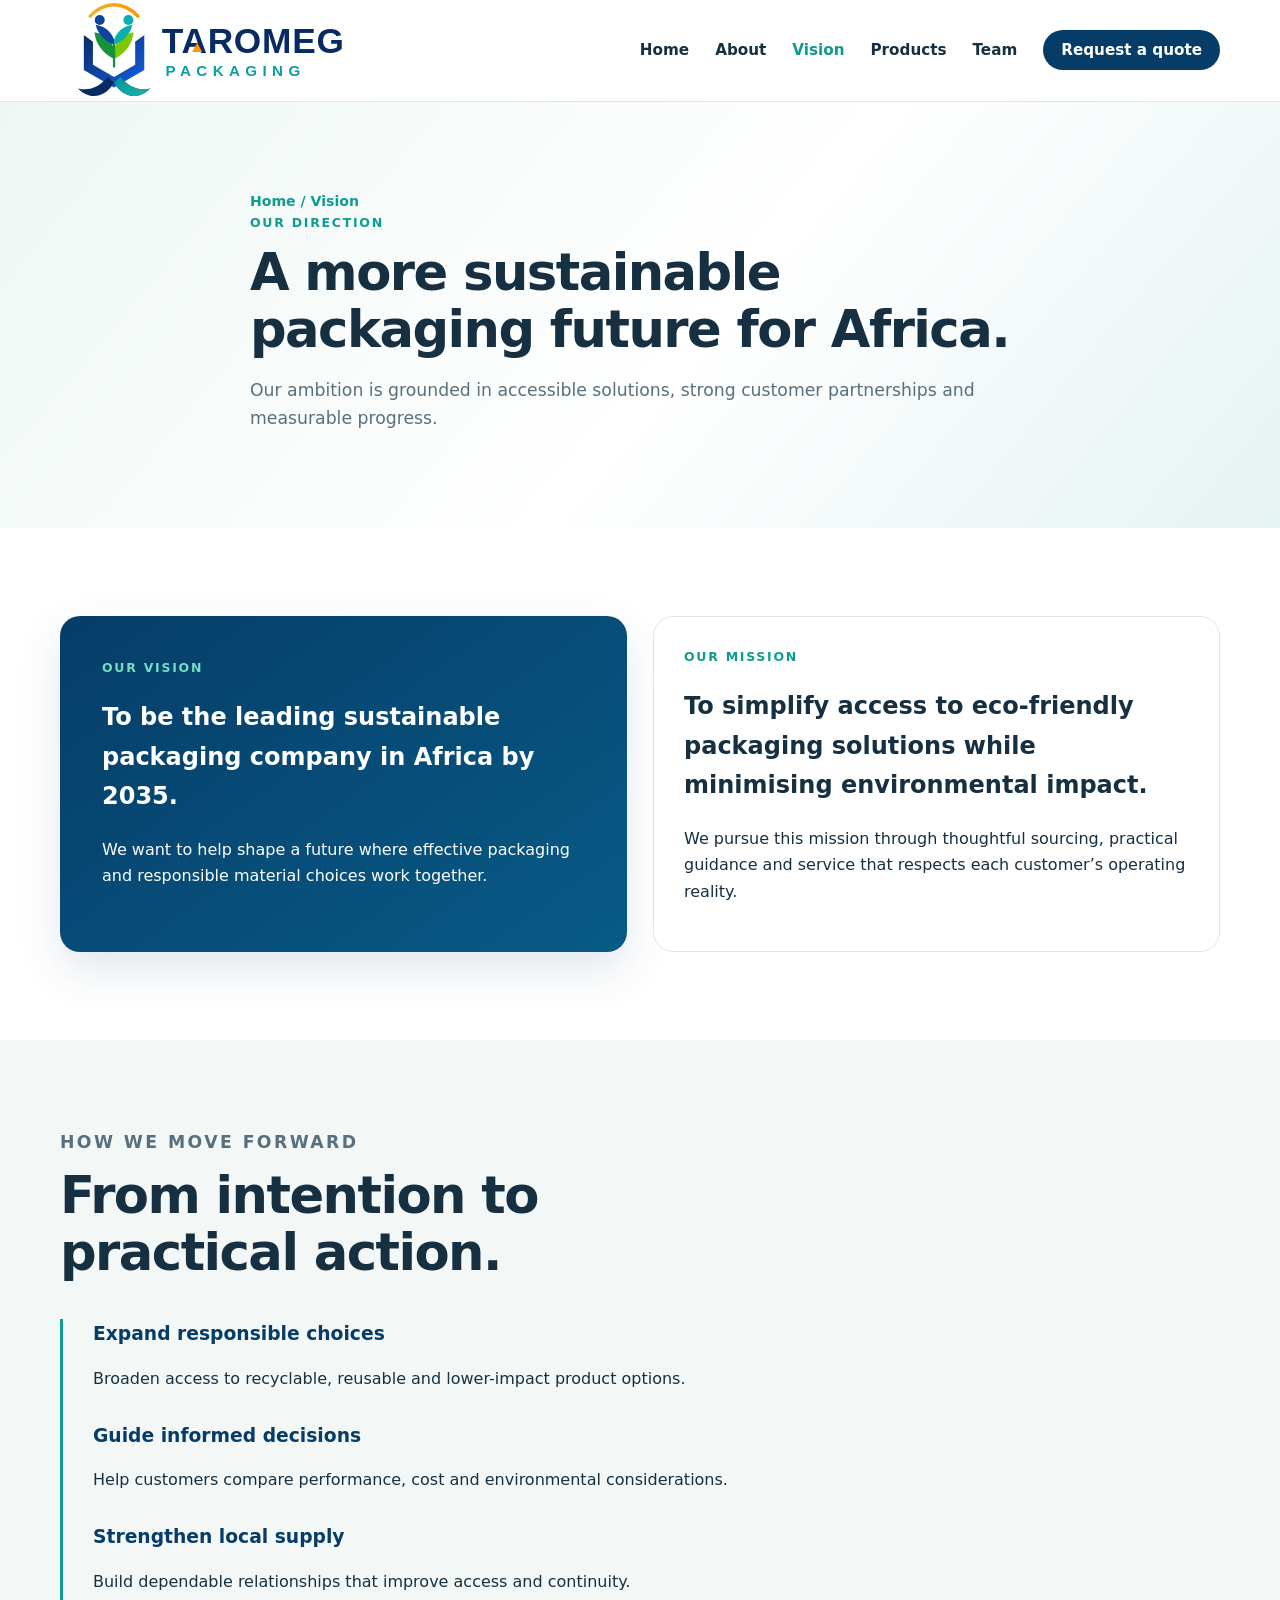
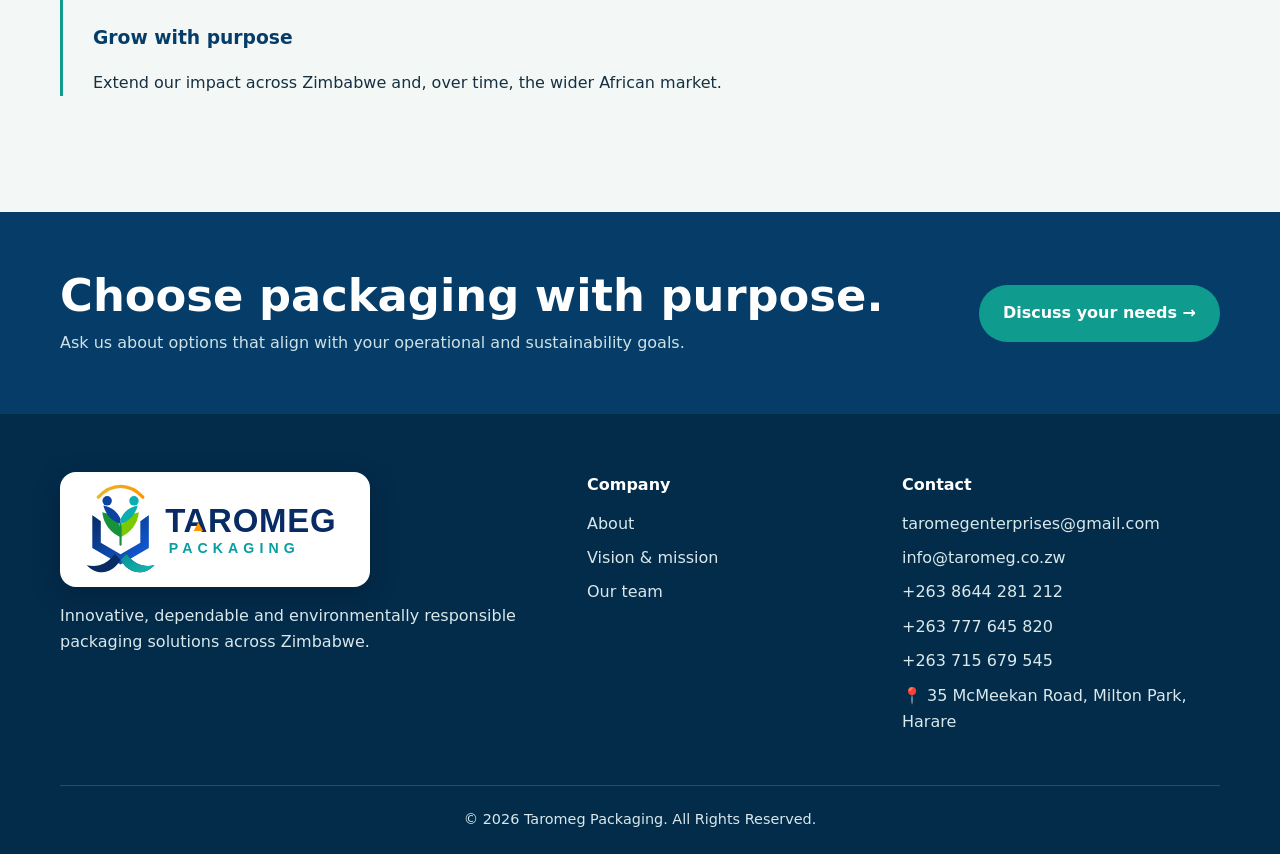
<file: vision.html>
<!doctype html><html lang="en"><head><meta charset="utf-8"><meta name="viewport" content="width=device-width,initial-scale=1"><meta name="description" content="Taromeg Packaging vision, mission and values."><title>Vision & Mission | Taromeg Packaging</title><link rel="icon" href="logo.svg"><link rel="stylesheet" href="style.css"></head><body><a class="skip-link" href="#main">Skip to content</a>
<header class="site-header"><div class="container nav-wrap"><a class="brand" href="index.html"><img src="logo.svg" alt="Taromeg Packaging"></a><button class="menu-toggle" aria-expanded="false" aria-label="Open navigation">☰</button><nav aria-label="Main navigation"><ul class="nav-list"><li><a href="index.html">Home</a></li><li><a href="about.html">About</a></li><li><a aria-current="page" href="vision.html">Vision</a></li><li><a href="products.html">Products</a></li><li><a href="team.html">Team</a></li><li><a class="nav-cta" href="contact.html">Request a quote</a></li></ul></nav></div></header>
<main id="main"><section class="page-hero"><div class="container page-intro"><div class="crumb">Home / Vision</div><p class="eyebrow">Our direction</p><h1>A more sustainable packaging future for Africa.</h1><p class="lead">Our ambition is grounded in accessible solutions, strong customer partnerships and measurable progress.</p></div></section>
<section class="section"><div class="container story-grid"><article class="feature-panel"><p class="eyebrow" style="color:#74dec4">Our vision</p><h2>To be the leading sustainable packaging company in Africa by 2035.</h2><p>We want to help shape a future where effective packaging and responsible material choices work together.</p></article><article class="info-box"><p class="eyebrow">Our mission</p><h2>To simplify access to eco-friendly packaging solutions while minimising environmental impact.</h2><p>We pursue this mission through thoughtful sourcing, practical guidance and service that respects each customer’s operating reality.</p></article></div></section>
<section class="section section-soft"><div class="container"><div class="section-head"><p class="eyebrow">How we move forward</p><h2>From intention to practical action.</h2></div><div class="timeline"><div class="timeline-item"><h3>Expand responsible choices</h3><p>Broaden access to recyclable, reusable and lower-impact product options.</p></div><div class="timeline-item"><h3>Guide informed decisions</h3><p>Help customers compare performance, cost and environmental considerations.</p></div><div class="timeline-item"><h3>Strengthen local supply</h3><p>Build dependable relationships that improve access and continuity.</p></div><div class="timeline-item"><h3>Grow with purpose</h3><p>Extend our impact across Zimbabwe and, over time, the wider African market.</p></div></div></div></section><section class="cta-band"><div class="container cta-inner"><div><h2>Choose packaging with purpose.</h2><p>Ask us about options that align with your operational and sustainability goals.</p></div><a class="btn btn-primary" href="contact.html">Discuss your needs →</a></div></section></main>
<footer class="site-footer"><div class="container"><div class="footer-grid"><div><img class="footer-logo" src="logo.svg" alt="Taromeg Packaging"><p>Innovative, dependable and environmentally responsible packaging solutions across Zimbabwe.</p></div><div><p class="footer-title">Company</p><ul class="footer-links"><li><a href="about.html">About</a></li><li><a href="vision.html">Vision & mission</a></li><li><a href="team.html">Our team</a></li></ul></div><div><p class="footer-title">Contact</p><ul class="footer-links"><li><a href="mailto:info@taromeg.co.zw">info@taromeg.co.zw</a></li><li><a href="tel:+263777645820">+263 777 645 820</a></li><li>35 McMeekan Road, Milton Park, Harare</li></ul></div></div><div class="copyright">© <span data-year>2026</span> Taromeg Packaging. All Rights Reserved.</div></div></footer><script src="main.js"></script></body></html>
</file>
<file: style.css>
:root{--navy:#063d68;--blue:#075b86;--teal:#0f9b8e;--green:#41b883;--ink:#163041;--muted:#58707d;--cream:#f7f4ee;--white:#fff;--line:#dce7e6;--shadow:0 18px 45px rgba(6,61,104,.12);--radius:20px}
*{box-sizing:border-box}html{scroll-behavior:smooth}body{margin:0;color:var(--ink);font-family:Inter,ui-sans-serif,system-ui,-apple-system,"Segoe UI",sans-serif;line-height:1.65;background:#fff}img{max-width:100%;display:block}a{color:inherit}.container{width:min(1160px,calc(100% - 40px));margin-inline:auto}.eyebrow{margin:0 0 10px;color:var(--teal);font-size:.78rem;font-weight:800;letter-spacing:.14em;text-transform:uppercase}.section{padding:88px 0}.section-soft{background:#f3f8f7}.section-head{max-width:720px;margin-bottom:38px}.section-head h2,.page-intro h1{margin:.15em 0;font-size:clamp(2rem,4vw,3.4rem);line-height:1.12;letter-spacing:-.03em}.section-head p,.lead{color:var(--muted);font-size:1.08rem}.skip-link{position:absolute;left:-999px}.skip-link:focus{left:16px;top:12px;z-index:99;background:#fff;padding:10px 14px;border-radius:8px}.site-header{position:sticky;top:0;z-index:20;background:rgba(255,255,255,.94);backdrop-filter:blur(14px);border-bottom:1px solid rgba(220,231,230,.9)}.nav-wrap{min-height:82px;display:flex;align-items:center;justify-content:space-between;gap:25px}.brand img{width:310px;max-width:55vw;height:auto}.nav-list{list-style:none;display:flex;align-items:center;gap:26px;margin:0;padding:0}.nav-list a{text-decoration:none;font-weight:700;font-size:.95rem}.nav-list a:hover,.nav-list a[aria-current="page"]{color:var(--teal)}.nav-cta{background:var(--navy);color:#fff!important;padding:11px 18px;border-radius:999px}.menu-toggle{display:none;background:transparent;border:0;font-size:1.6rem;color:var(--navy)}
.hero{min-height:680px;display:flex;align-items:center;color:#fff;background:linear-gradient(90deg,rgba(3,35,62,.97) 0%,rgba(3,35,62,.88) 38%,rgba(3,35,62,.25) 67%,rgba(3,35,62,.05) 100%),url('hero-packaging.png') center/cover no-repeat}.hero-content{max-width:650px;padding:92px 0}.hero h1{font-size:clamp(2.8rem,6vw,5.4rem);line-height:1.02;letter-spacing:-.045em;margin:12px 0 24px}.hero p{font-size:1.17rem;color:#e4f1f1;max-width:580px}.actions{display:flex;flex-wrap:wrap;gap:14px;margin-top:32px}.btn{display:inline-flex;align-items:center;justify-content:center;gap:8px;text-decoration:none;font-weight:800;border-radius:999px;padding:13px 22px;border:2px solid transparent}.btn-primary{background:var(--teal);color:#fff}.btn-primary:hover{background:#0b8278}.btn-secondary{border-color:rgba(255,255,255,.65);color:#fff}.btn-dark{background:var(--navy);color:#fff}.trust-row{display:grid;grid-template-columns:repeat(3,1fr);gap:1px;background:var(--line);border-bottom:1px solid var(--line)}.trust-item{background:#fff;padding:30px;text-align:center}.trust-item strong{display:block;color:var(--navy);font-size:1.25rem}.trust-item span{color:var(--muted);font-size:.93rem}.cards{display:grid;grid-template-columns:repeat(3,1fr);gap:24px}.card{background:#fff;border:1px solid var(--line);border-radius:var(--radius);overflow:hidden;box-shadow:0 8px 25px rgba(6,61,104,.06)}.card-img{aspect-ratio:1/1;object-fit:cover;width:100%}.card-body{padding:24px}.card h3{margin:0 0 8px;color:var(--navy);font-size:1.22rem}.card p{margin:0;color:var(--muted)}.text-link{display:inline-block;margin-top:14px;color:var(--teal);font-weight:800;text-decoration:none}.split{display:grid;grid-template-columns:1.05fr .95fr;gap:70px;align-items:center}.feature-panel{border-radius:var(--radius);padding:42px;background:linear-gradient(145deg,var(--navy),#075b86);color:#fff;box-shadow:var(--shadow)}.feature-list{list-style:none;padding:0;margin:25px 0 0}.feature-list li{padding:13px 0;border-top:1px solid rgba(255,255,255,.18)}.feature-list li:before{content:'✓';color:#74dec4;font-weight:900;margin-right:10px}.cta-band{background:var(--navy);color:#fff;padding:58px 0}.cta-inner{display:flex;align-items:center;justify-content:space-between;gap:30px}.cta-inner h2{font-size:clamp(1.8rem,4vw,2.8rem);line-height:1.15;margin:0}.cta-inner p{color:#cde2e6;margin:8px 0 0}
.page-hero{padding:88px 0 78px;background:linear-gradient(130deg,#eef7f4,#fff 55%,#e5f3f2)}.page-intro{max-width:780px}.crumb{color:var(--teal);font-weight:800;font-size:.88rem}.story-grid,.values-grid,.team-grid,.contact-grid{display:grid;grid-template-columns:repeat(2,1fr);gap:26px}.info-box,.value,.person,.contact-card{border:1px solid var(--line);border-radius:var(--radius);padding:30px;background:#fff}.value .icon,.contact-card .icon{width:48px;height:48px;display:grid;place-items:center;border-radius:14px;background:#e4f4f0;color:var(--navy);font-weight:900;margin-bottom:18px}.timeline{border-left:3px solid var(--teal);padding-left:30px}.timeline-item{margin-bottom:28px}.timeline-item h3{margin:0;color:var(--navy)}.product-grid{display:grid;grid-template-columns:repeat(3,1fr);gap:26px}.product-card{border:1px solid var(--line);border-radius:var(--radius);overflow:hidden;background:#fff;transition:.25s}.product-card:hover{transform:translateY(-5px);box-shadow:var(--shadow)}.product-card img{aspect-ratio:1/1;object-fit:cover;width:100%}.product-card .copy{padding:24px}.product-card h2{font-size:1.2rem;color:var(--navy);margin:0 0 8px}.product-card p{color:var(--muted);margin:0}.person h2{color:var(--navy);margin:.2em 0}.role{color:var(--teal);font-weight:800}.person p{color:var(--muted)}.contact-grid{grid-template-columns:.85fr 1.15fr}.contact-list{list-style:none;padding:0}.contact-list li{margin:14px 0}.contact-list a{color:var(--navy);font-weight:700;text-decoration:none}.contact-form{display:grid;gap:16px}.field{display:grid;gap:6px}.field label{font-weight:750}.field input,.field textarea,.field select{width:100%;padding:13px 14px;border:1px solid #bfcfce;border-radius:10px;font:inherit}.field textarea{min-height:135px;resize:vertical}.notice{padding:18px;border-radius:12px;background:#eef7f4;color:#335a58;font-size:.92rem}.site-footer{background:#032b4a;color:#d8e8eb;padding:58px 0 22px}.footer-grid{display:grid;grid-template-columns:1.35fr .75fr .9fr;gap:50px}.footer-logo{filter:brightness(0) invert(1);width:260px;margin-bottom:16px}.footer-title{color:#fff;font-weight:800;margin:0 0 12px}.footer-links{list-style:none;padding:0;margin:0}.footer-links li{margin:8px 0}.footer-links a{text-decoration:none;color:#d8e8eb}.copyright{text-align:center;border-top:1px solid rgba(255,255,255,.15);padding-top:22px;margin-top:42px;font-size:.9rem}
@media(max-width:900px){.menu-toggle{display:block}.nav-list{display:none;position:absolute;top:82px;left:0;right:0;padding:24px 30px;background:#fff;border-bottom:1px solid var(--line);flex-direction:column;align-items:flex-start}.nav-list.open{display:flex}.cards,.product-grid{grid-template-columns:repeat(2,1fr)}.split,.contact-grid{grid-template-columns:1fr;gap:38px}.footer-grid{grid-template-columns:1fr 1fr}.hero{min-height:620px;background-position:61% center}.hero-content{max-width:570px}.story-grid,.values-grid,.team-grid{grid-template-columns:1fr}}
@media(max-width:620px){.container{width:min(100% - 28px,1160px)}.section{padding:64px 0}.brand img{width:235px;max-width:72vw}.hero{min-height:640px;background:linear-gradient(90deg,rgba(3,35,62,.96),rgba(3,35,62,.78)),url('hero-packaging.png') 68% center/cover}.hero-content{padding:70px 0}.trust-row,.cards,.product-grid,.footer-grid{grid-template-columns:1fr}.trust-item{padding:22px}.cta-inner{align-items:flex-start;flex-direction:column}.page-hero{padding:62px 0}.card-body,.product-card .copy{padding:20px}}

/* Full-screen and responsive refinements */
html{width:100%;min-height:100%;overflow-x:hidden}body{width:100%;min-height:100dvh;display:flex;flex-direction:column;overflow-x:hidden}main{width:100%;flex:1}.product-grid{grid-template-columns:repeat(3,minmax(0,1fr))}.product-card{min-width:0}.person{padding:0;overflow:hidden}.person-photo{width:100%;aspect-ratio:4/3;object-fit:cover;object-position:center 24%}.person-copy{padding:26px 30px 30px}.role{color:var(--teal)!important}
@media(min-width:1500px){.container{width:min(1360px,calc(100% - 96px))}.hero{min-height:calc(100dvh - 82px)}.hero-content{max-width:720px}.section{padding:104px 0}}
@media(max-width:900px){.product-grid{grid-template-columns:repeat(2,minmax(0,1fr))}}
@media(max-width:620px){.container{width:calc(100% - 28px)}.trust-row,.cards,.product-grid,.footer-grid{grid-template-columns:minmax(0,1fr)}.person-copy{padding:22px}.person-photo{aspect-ratio:1/1}.actions .btn{width:100%}}
@media(max-width:380px){.container{width:calc(100% - 20px)}.brand img{width:205px}.hero h1{font-size:2.45rem}.page-intro h1{font-size:2.15rem}.nav-list{padding-inline:20px}.info-box,.value,.contact-card{padding:22px}}

/* Matching full-colour footer logo and WhatsApp enquiry controls */
.footer-logo{filter:none;background:#fff;border-radius:16px;padding:10px;width:310px;max-width:100%;box-shadow:0 9px 30px rgba(0,0,0,.18)}.whatsapp-actions{margin-top:4px;padding-top:20px;border-top:1px solid var(--line)}.whatsapp-actions p{margin:0 0 12px;font-weight:750;color:var(--navy)}.whatsapp-actions>div{display:grid;grid-template-columns:repeat(2,minmax(0,1fr));gap:12px}.whatsapp-actions button{border:0;border-radius:999px;padding:13px 15px;background:#167d48;color:#fff;font:inherit;font-weight:800;cursor:pointer}.whatsapp-actions button:hover{background:#10673a}.whatsapp-actions button:focus-visible{outline:3px solid #7bd7a6;outline-offset:3px}@media(max-width:620px){.whatsapp-actions>div{grid-template-columns:1fr}.footer-logo{width:270px}}
</file>
